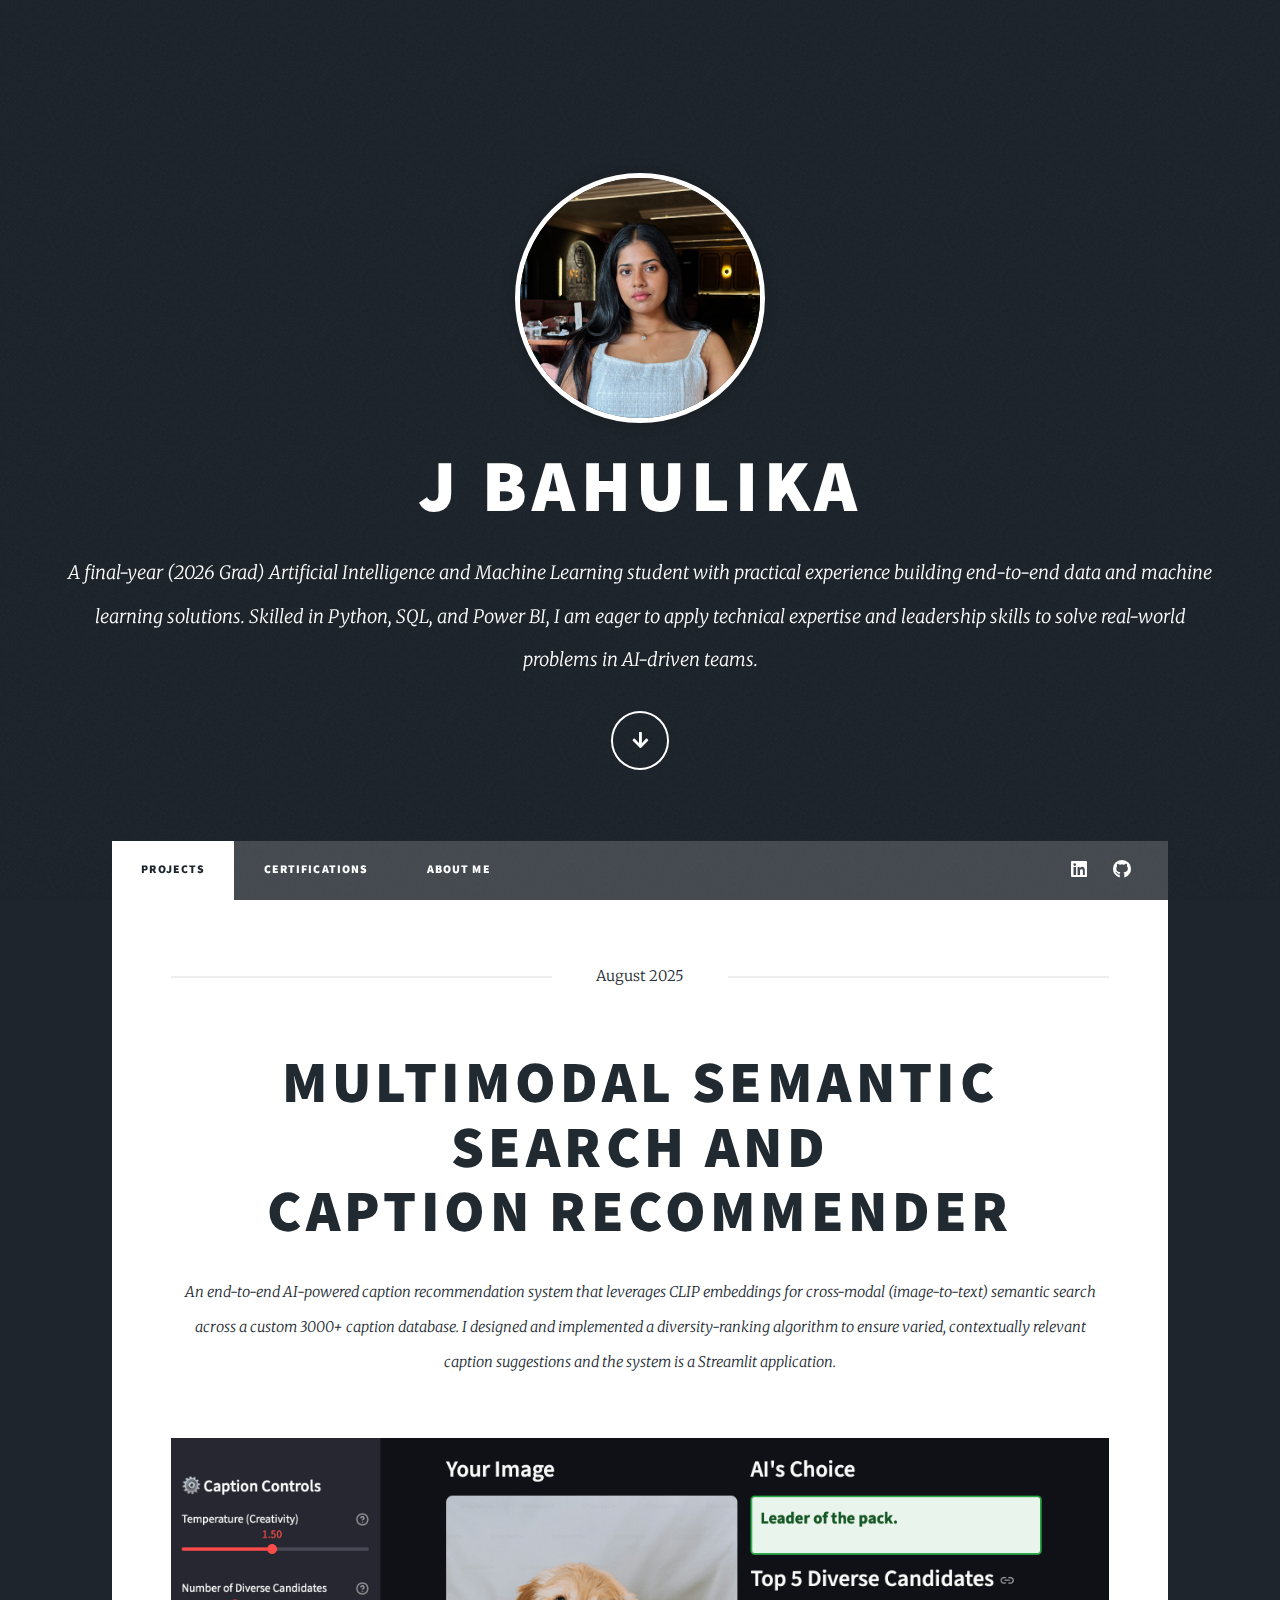
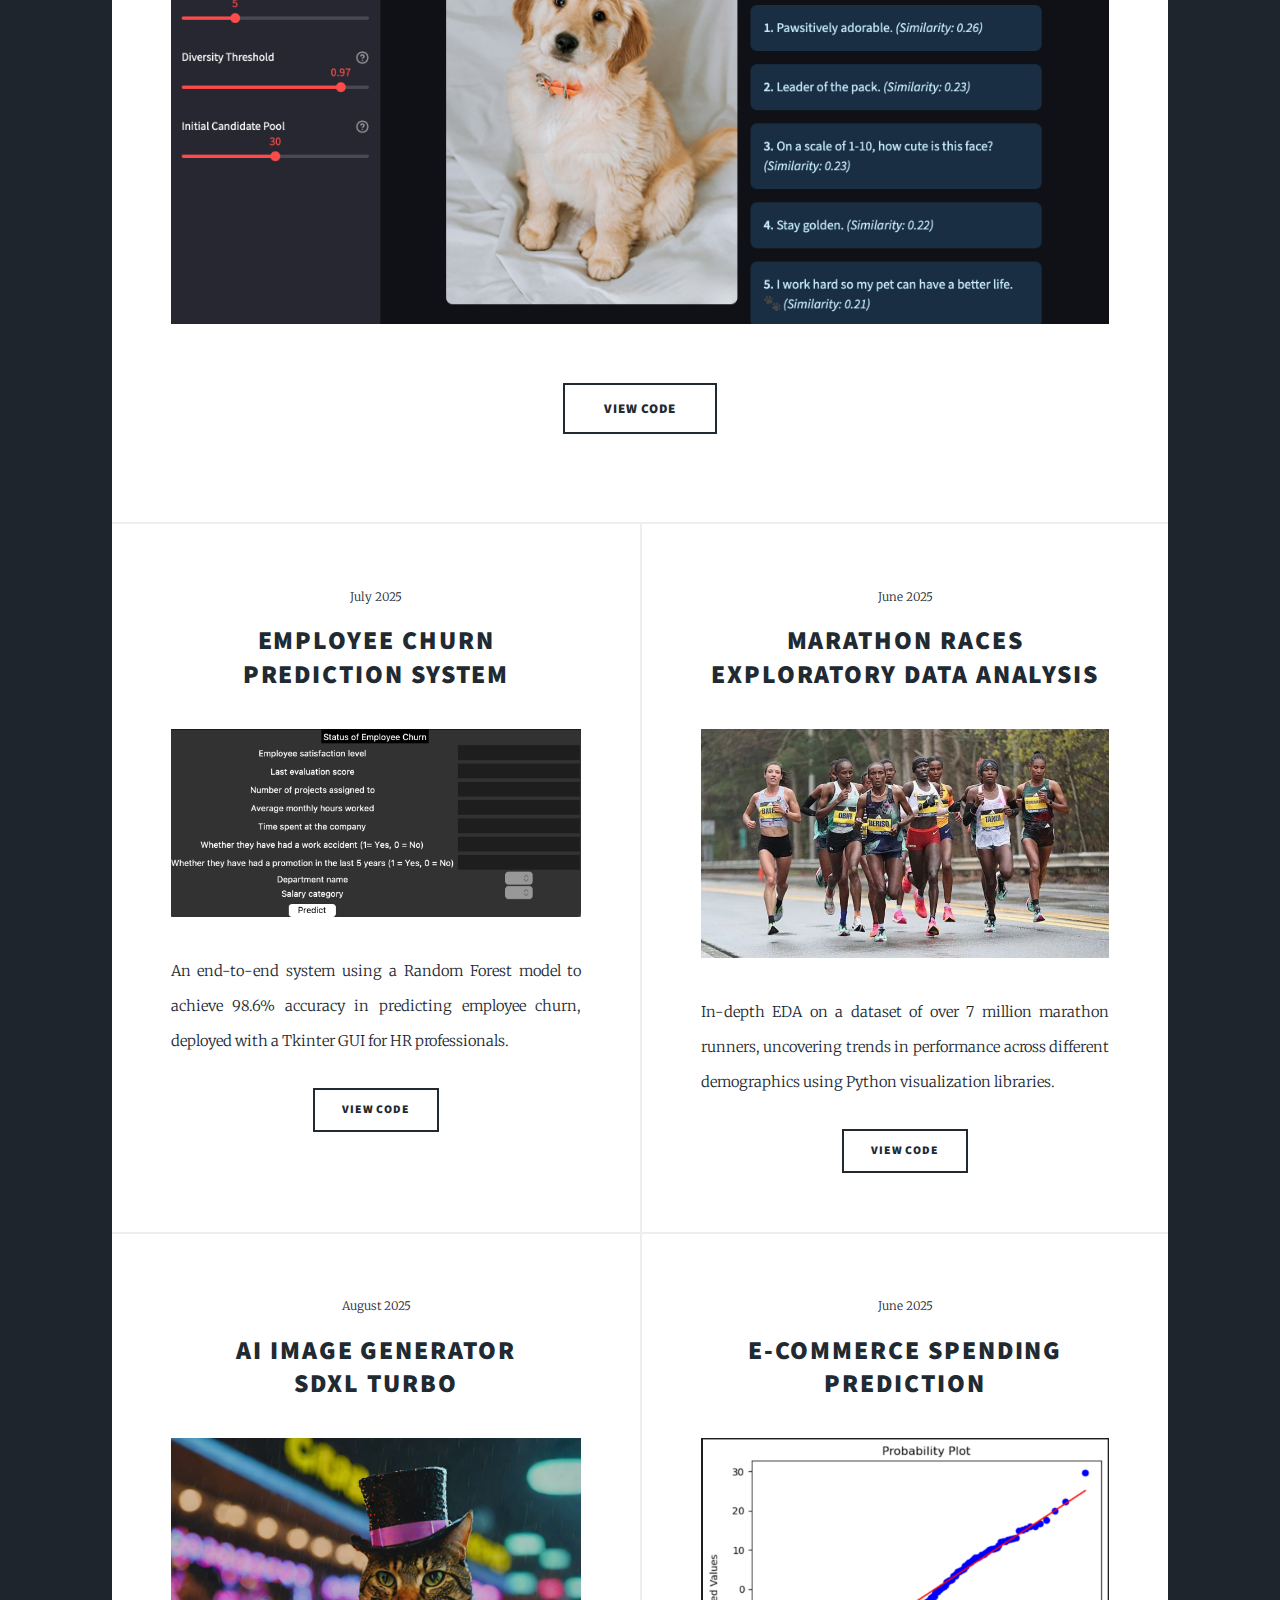
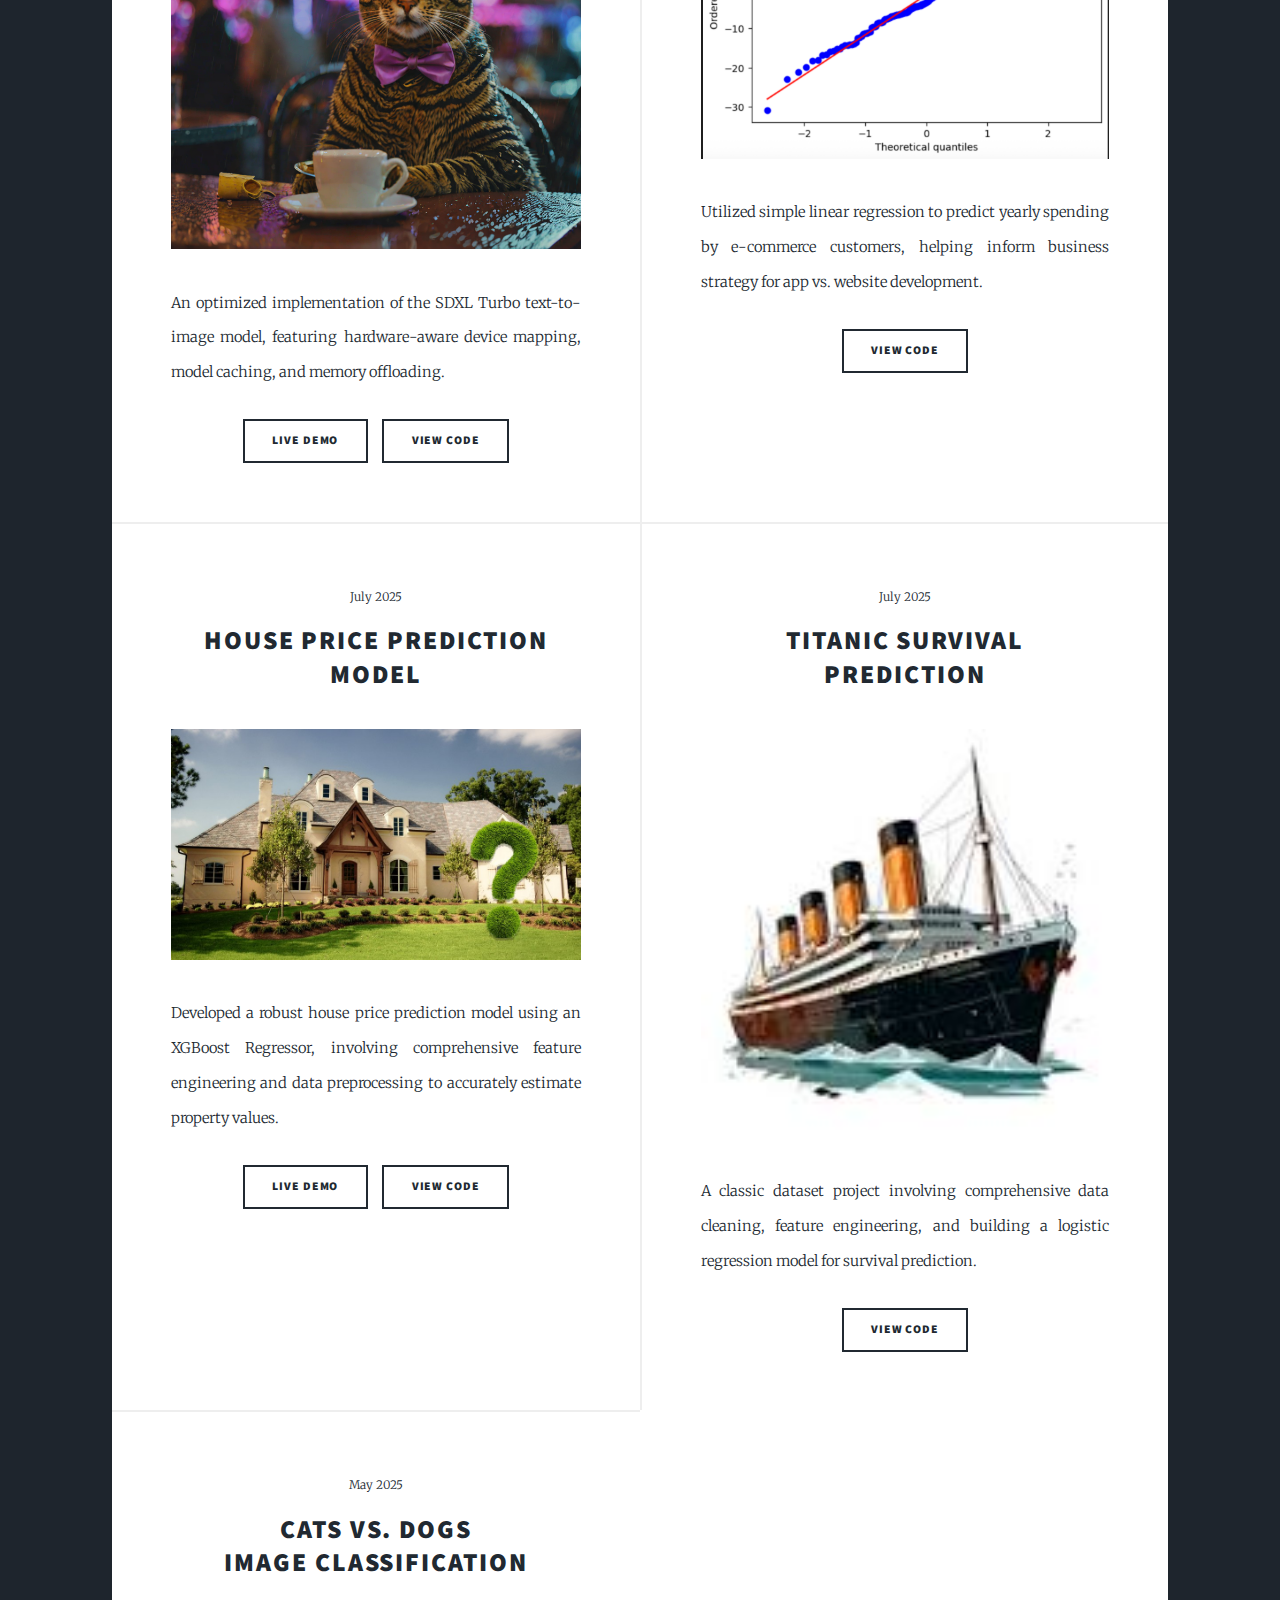
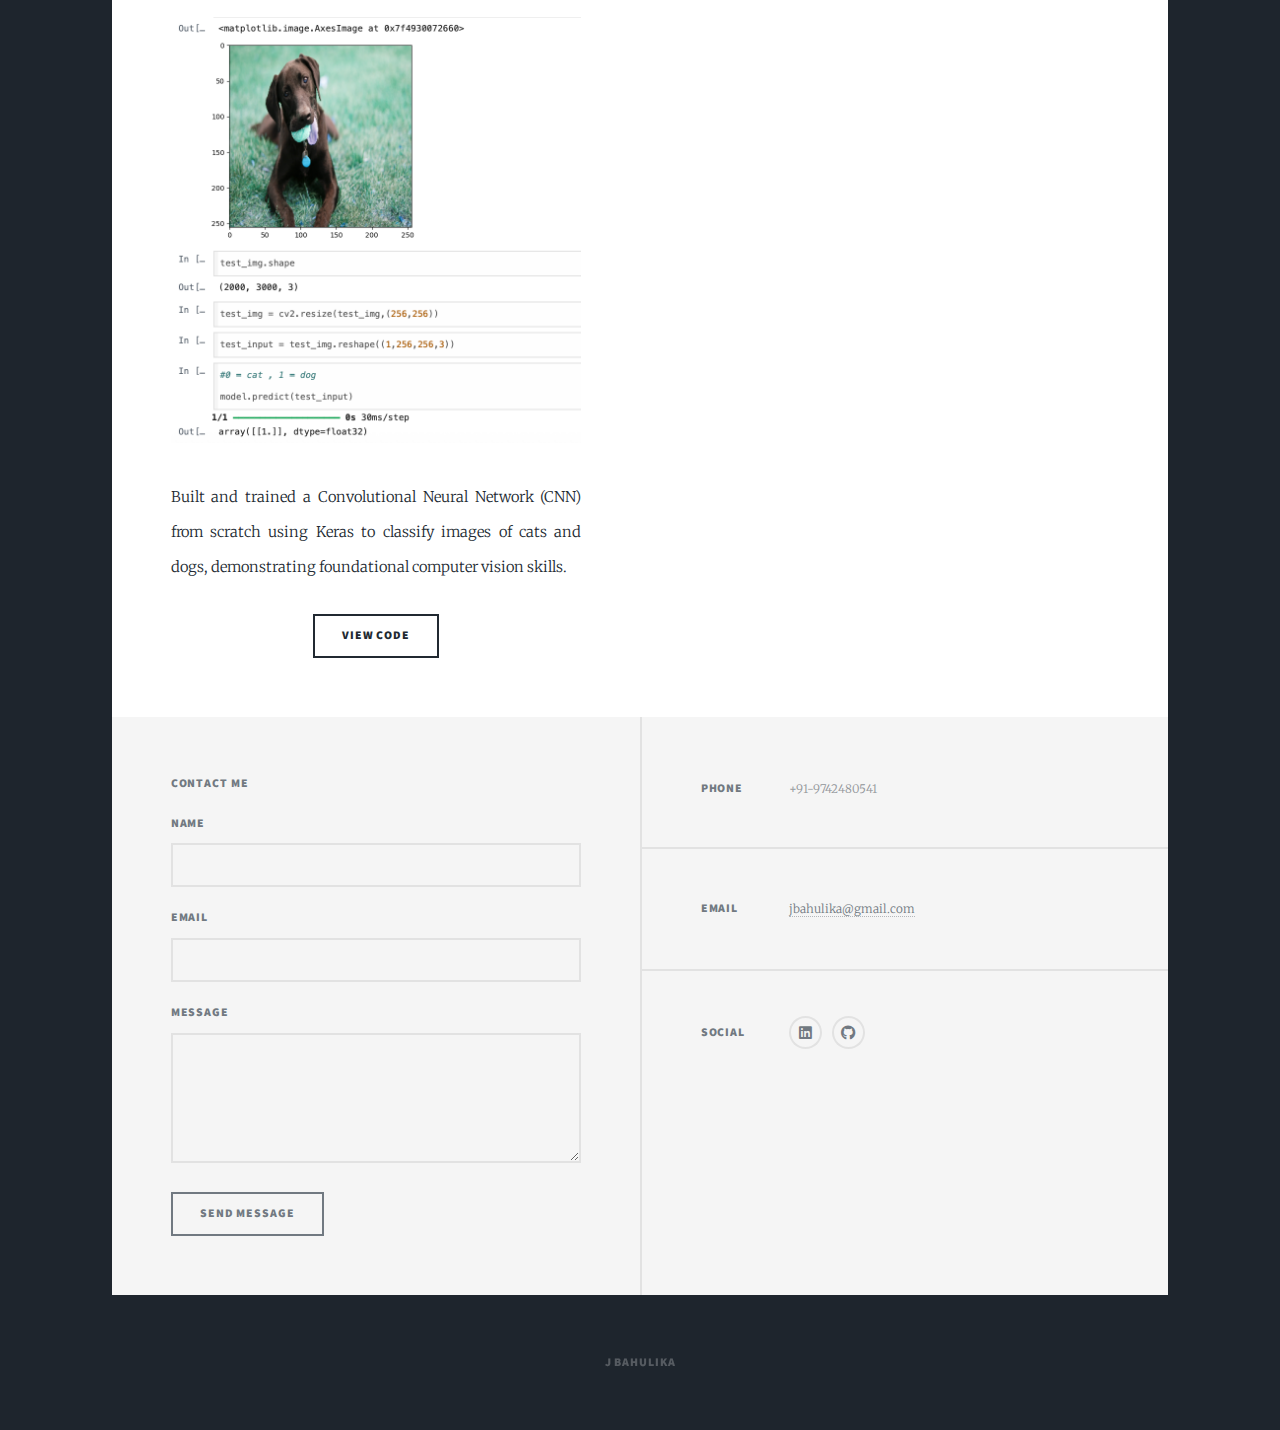
<file: index.html>
<!DOCTYPE HTML>
<html>
	<head>
		<title>J Bahulika | AI & ML Portfolio</title>
		<meta charset="utf-8" />
		<meta name="viewport" content="width=device-width, initial-scale=1, user-scalable=no" />
		<base href="https://JBahulika.github.io/">
		<link rel="stylesheet" href="assets/css/main.css" />
		<noscript><link rel="stylesheet" href="assets/css/noscript.css" /></noscript>
		<style>
			#intro .profile-pic {
				display: block;
				margin: 0 auto 2em auto;
				width: 250px;
				height: 250px;
				border-radius: 50%;
				object-fit: cover;
				border: 5px solid #fff;
				box-shadow: 0 0 15px rgba(0, 0, 0, 0.2);
			}
		</style>
	</head>
	<body class="is-preload">

		<!-- Wrapper -->
		<div id="wrapper" class="fade-in">

			<!-- Intro -->
			<div id="intro">
				<img src="images/IMG_9417.jpg" alt="J Bahulika Profile Picture" class="profile-pic" />
				<h1>J BAHULIKA</h1>
				<p>A final-year (2026 Grad) Artificial Intelligence and Machine Learning student with practical experience building end-to-end data and machine learning solutions. Skilled in Python, SQL, and Power BI, I am eager to apply technical expertise and leadership skills to solve real-world problems in AI-driven teams.</p>
				<ul class="actions">
					<li><a href="#header" class="button icon solid solo fa-arrow-down scrolly">Continue</a></li>
				</ul>
			</div>

			<!-- Header -->
			<header id="header">
				<a href="index.html" class="logo">J Bahulika</a>
			</header>

			<!-- Nav -->
			<nav id="nav">
				<ul class="links">
					<li class="active"><a href="index.html">Projects</a></li>
					<li><a href="certifications.html">Certifications</a></li>
					<li><a href="AboutMe.html">About Me</a></li>
				</ul>
				<ul class="icons">
					
                    <li><a href="https://www.linkedin.com/in/j-bahulika-8b8237207/" class="icon brands fa-linkedin"><span class="label">LinkedIn</span></a></li>
				    <li><a href="https://github.com/JBahulika" class="icon brands fa-github"><span class="label">GitHub</span></a></li>
				</ul>
			</nav>

			<!-- Main -->
			<div id="main">

				<!-- 1. Featured Project (Single Column) -->
				<article class="post featured">
					<header class="major">
						<span class="date">August 2025</span>
						<h2><a href="https://github.com/JBahulika/Multimodal-AI-Image-Captioning">Multimodal Semantic Search and<br />
						Caption Recommender</a></h2>
						<p>An end-to-end AI-powered caption recommendation system that leverages CLIP embeddings for cross-modal (image-to-text) semantic search across a custom 3000+ caption database. I designed and implemented a diversity-ranking algorithm to ensure varied, contextually relevant caption suggestions and the system is a Streamlit application.</p>
					</header>
					<a href="https://github.com/JBahulika/Multimodal-AI-Image-Captioning" class="image main"><img src="images/Screenshot 2025-08-29 at 10.52.39 PM.png" alt="" /></a>
					<ul class="actions special">
						
						<li><a href="https://github.com/JBahulika/Multimodal-AI-Image-Captioning" class="button large">View Code</a></li>
					</ul>
				</article>

				<!-- 2. Main Projects (2-Column Grid) -->
				<section class="posts">
					<article>
						<header>
							<span class="date">July 2025</span>
							<h2><a href="https://github.com/JBahulika/HR-Employee-Churn-Prediction">Employee Churn<br />
							Prediction System</a></h2>
						</header>
						<a href="https://github.com/JBahulika/HR-Employee-Churn-Prediction" class="image fit"><img src="images/Screenshot 2025-08-29 at 10.47.18 PM.png" alt="churnpic" /></a>
						<p>An end-to-end system using a Random Forest model to achieve 98.6% accuracy in predicting employee churn, deployed with a Tkinter GUI for HR professionals.</p>
						<ul class="actions special">
							<li><a href="https://github.com/JBahulika/HR-Employee-Churn-Prediction" class="button">View Code</a></li>
						</ul>
					</article>
					<article>
						<header>
							<span class="date">June 2025</span>
							<h2><a href="https://github.com/JBahulika/EDA-of-Ultramarathon-Races">Marathon Races<br />
							Exploratory Data Analysis</a></h2>
						</header>
						<a href="https://github.com/JBahulika/EDA-of-Ultramarathon-Races" class="image fit"><img src="images/run.webp" alt="Marathon Runners" /></a>
						<p>In-depth EDA on a dataset of over 7 million marathon runners, uncovering trends in performance across different demographics using Python visualization libraries.</p>
						<ul class="actions special">
							<li><a href="https://github.com/JBahulika/EDA-of-Ultramarathon-Races" class="button">View Code</a></li>
						</ul>
					</article>
					<article>
						<header>
							<span class="date">August 2025</span>
							<h2><a href="https://github.com/JBahulika/AI-Image-Generator-SDXL-Turbo">AI Image Generator<br />
							SDXL Turbo</a></h2>
						</header>
						<a href="https://github.com/JBahulika/AI-Image-Generator-SDXL-Turbo" class="image fit"><img src="images/generated_image.png" alt="ImgGeN" /></a>
						<p>An optimized implementation of the SDXL Turbo text-to-image model, featuring hardware-aware device mapping, model caching, and memory offloading.</p>
						<ul class="actions special">
							<li><a href="https://jbahulika-ai-image-generator-sdxl-turbo-app-jufxmf.streamlit.app" class="button">Live Demo</a></li>
							<li><a href="https://github.com/JBahulika/AI-Image-Generator-SDXL-Turbo" class="button">View Code</a></li>
						</ul>
					</article>
					<article>
						<header>
							<span class="date">June 2025</span>
							<h2><a href="https://github.com/JBahulika/E-commerce-Linear-Regression">E-commerce Spending<br />
							Prediction</a></h2>
						</header>
						<a href="https://github.com/JBahulika/E-commerce-Linear-Regression" class="image fit"><img src="images/sshp.png" alt="E-commerce Analytics" /></a>
						<p>Utilized simple linear regression to predict yearly spending by e-commerce customers, helping inform business strategy for app vs. website development.</p>
						<ul class="actions special">
							<li><a href="https://github.com/JBahulika/E-commerce-Linear-Regression" class="button">View Code</a></li>
						</ul>
					</article>
					<article>
						<header>
							<span class="date">July 2025</span>
							<h2><a href="https://github.com/JBahulika/House-Price-prediction-based-on-features">House Price prediction model</a></h2>
						</header>
						<a href="https://github.com/JBahulika/House-Price-prediction-based-on-features" class="image fit"><img src="images/7d78c3da924dfcf1977b78023284c969w-c0xd-w928_q80.jpg" alt="Houseprice" /></a>
						<p>Developed a robust house price prediction model using an XGBoost Regressor, involving comprehensive feature engineering and data preprocessing to accurately estimate property values.</p>
						<ul class="actions special">
							<li><a href="https://jbahulika-house-price-prediction-based-on-features-app-weilmo.streamlit.app" class="button">Live Demo</a></li>
							<li><a href="https://github.com/JBahulika/House-Price-prediction-based-on-features" class="button">View Code</a></li>
						</ul>
					</article>
                    <article>
						<header>
							<span class="date">July 2025</span>
							<h2><a href="https://github.com/JBahulika/titanic-survival-prediction">Titanic Survival<br />
                            Prediction</a></h2>
						</header>
						<a href="https://github.com/JBahulika/titanic-survival-prediction" class="image fit"><img src="images/shippp.jpg" alt="Titanic Ship" /></a>
						<p>A classic dataset project involving comprehensive data cleaning, feature engineering, and building a logistic regression model for survival prediction.</p>
						<ul class="actions special">
							<li><a href="https://github.com/JBahulika/titanic-survival-prediction" class="button">View Code</a></li>
						</ul>
					</article>
					<article>
						<header>
							<span class="date">May 2025</span>
							<h2><a href="https://github.com/JBahulika/CV-Cats-vs-Dogs-Prediction-Keras">Cats vs. Dogs<br />
							Image Classification</a></h2>
						</header>
						<a href="https://github.com/JBahulika/CV-Cats-vs-Dogs-Prediction-Keras" class="image fit"><img src="images/Screenshot 2025-08-31 at 12.30.45 AM.png" alt="Cats and Dogs" /></a>
						<p>Built and trained a Convolutional Neural Network (CNN) from scratch using Keras to classify images of cats and dogs, demonstrating foundational computer vision skills.</p>
						<ul class="actions special">
							<li><a href="https://github.com/JBahulika/CV-Cats-vs-Dogs-Prediction-Keras" class="button">View Code</a></li>
						</ul>
					</article>
					
				</section>

			</div>

			<!-- Footer -->
			<footer id="footer">
				<section>
					<h3>Contact Me</h3>
					<form method="post" action="https://formspree.io/f/xnnbdqyk">
						<div class="fields">
							<div class="field">
								<label for="name">Name</label>
								<input type="text" name="name" id="name" required />
							</div>
							<div class="field">
								<label for="email">Email</label>
								<input type="email" name="email" id="email" required />
							</div>
							<div class="field">
								<label for="message">Message</label>
								<textarea name="message" id="message" rows="3" required></textarea>
							</div>
						</div>
						<ul class="actions">
							<li><input type="submit" value="Send Message" /></li>
						</ul>
					</form>
				</section>
				<section class="split contact">
					<section>
						<h3>Phone</h3>
						<p>+91-9742480541</p>
					</section>
					<section>
						<h3>Email</h3>
						<p><a href="mailto:jbahulika@gmail.com">jbahulika@gmail.com</a></p>
					</section>
					<section>
						<h3>Social</h3>
						<ul class="icons alt">
							<li><a href="https://www.linkedin.com/in/j-bahulika-8b8237207/" class="icon brands alt fa-linkedin"><span class="label">LinkedIn</span></a></li>
						    <li><a href="https://github.com/JBahulika" class="icon brands fa-github"><span class="label">GitHub</span></a></li>
						</ul>
					</section>
				</section>
			</footer>

			<!-- Copyright -->
			<div id="copyright">
				<ul><li>J Bahulika</li></ul>
			</div>

		</div>

		<!-- Scripts -->
		<script src="assets/js/jquery.min.js"></script>
		<script src="assets/js/jquery.scrollex.min.js"></script>
		<script src="assets/js/jquery.scrolly.min.js"></script>
		<script src="assets/js/browser.min.js"></script>
		<script src="assets/js/breakpoints.min.js"></script>
		<script src="assets/js/util.js"></script>
		<script src="assets/js/main.js"></script>

	</body>
</html>
</file>
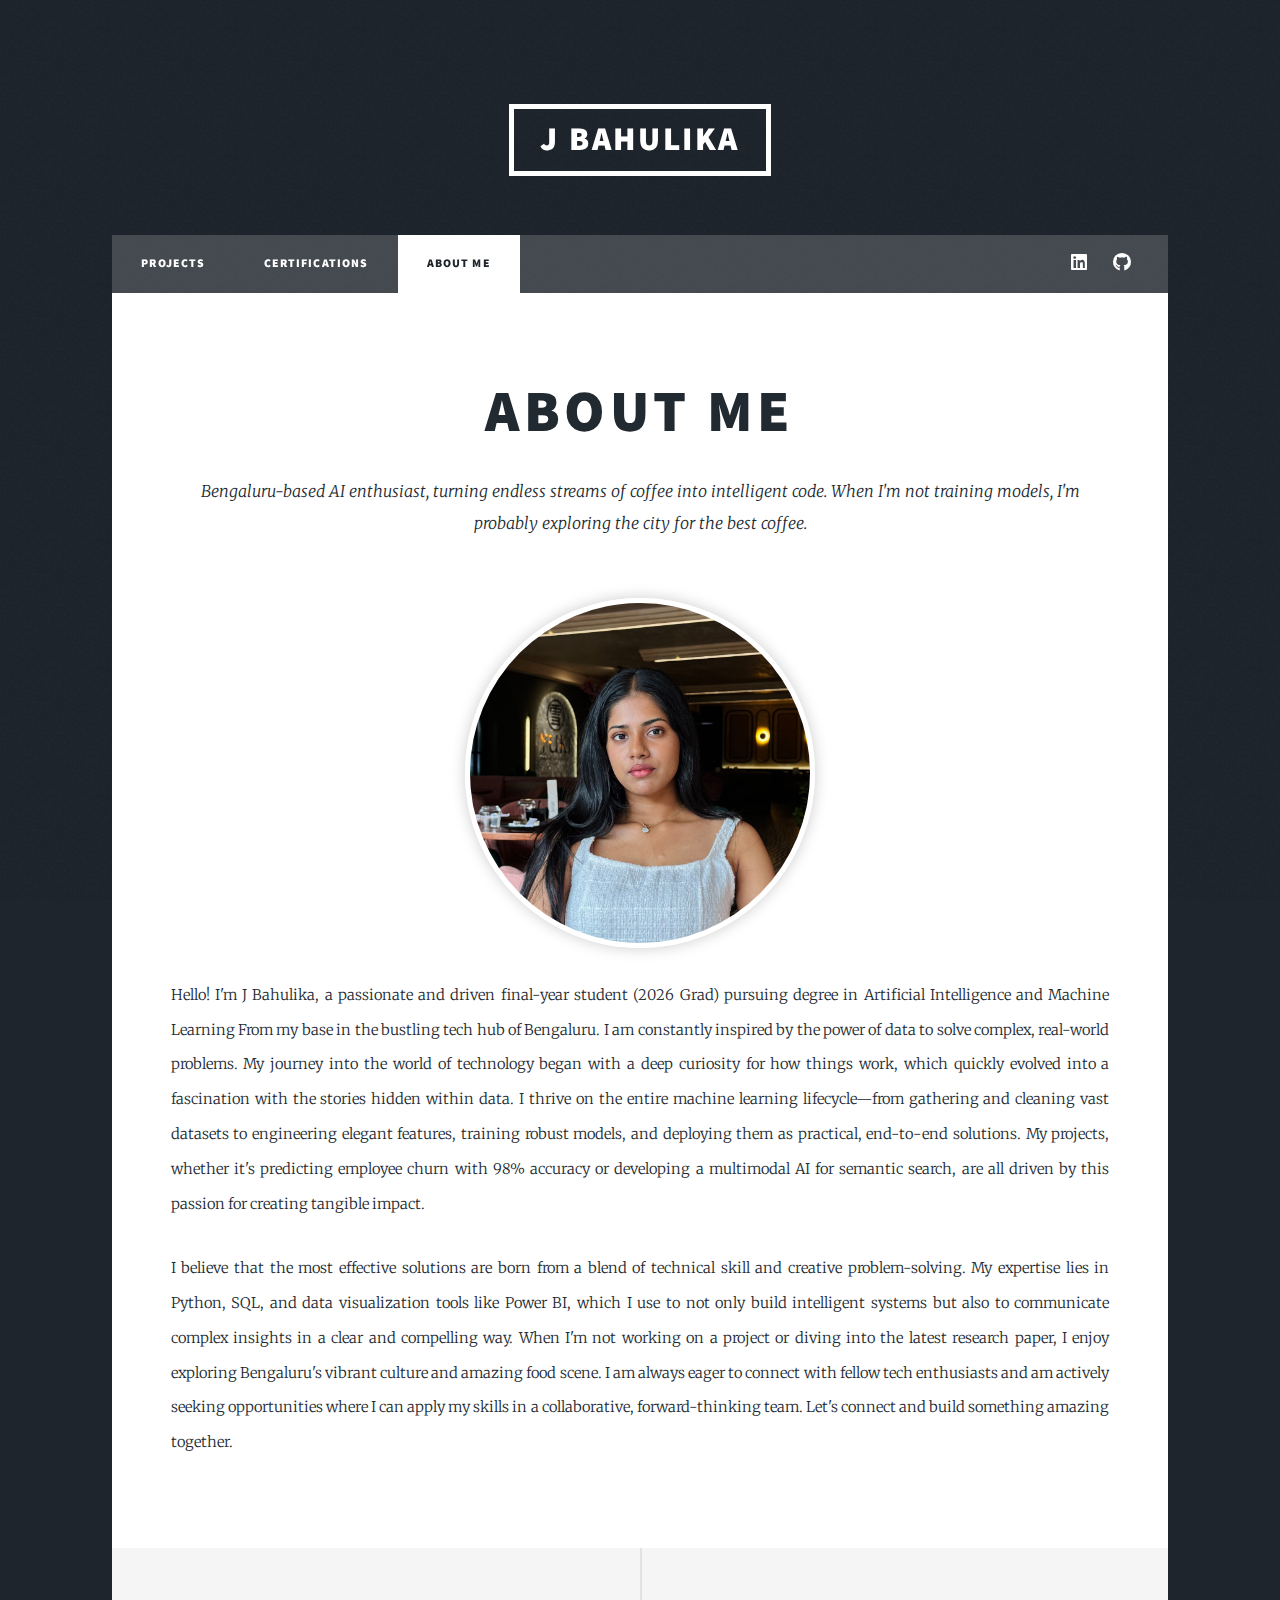
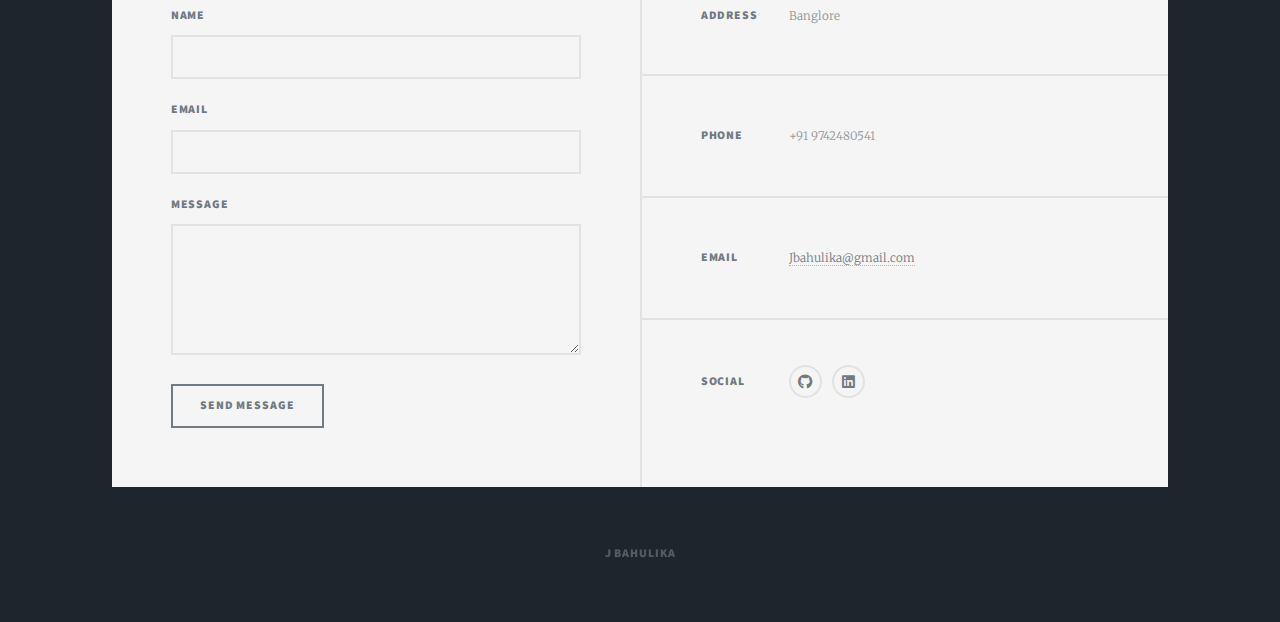
<file: AboutMe.html>
<!DOCTYPE HTML>
<html>
	<head>
		<title>About me </title>
		<meta charset="utf-8" />
		<meta name="viewport" content="width=device-width, initial-scale=1, user-scalable=no" />
		<base href="https://JBahulika.github.io/">
		<link rel="stylesheet" href="assets/css/main.css" />
		<noscript><link rel="stylesheet" href="assets/css/noscript.css" /></noscript>
		<style>
			.profile-pic {
				display: block;
				margin: 0 auto 2em auto;
				width: 350px;
				height: 350px;
				border-radius: 50%;
				object-fit: cover;
				border: 5px solid #fff;
				box-shadow: 0 0 15px rgba(0, 0, 0, 0.2);
			}
		</style>
	</head>
	<body class="is-preload">

		<!-- Wrapper -->
			<div id="wrapper">

				<!-- Header -->
					<header id="header">
						<a href="index.html" class="logo">J Bahulika</a>
					</header>

				<!-- Nav -->
					<nav id="nav">
						<ul class="links">
							<li><a href="index.html">Projects</a></li>
							<li><a href="certifications.html">Certifications</a></li>
							<li class="active"><a href="AboutMe.html">About me </a></li>
							

						</ul>
						<ul class="icons">
							<li><a href="https://www.linkedin.com/in/j-bahulika-8b8237207/" class="icon brands fa-linkedin"><span class="label">linkedin</span></a></li>
							<li><a href="https://github.com/JBahulika" class="icon brands fa-github"><span class="label">GitHub</span></a></li>
						</ul>
					</nav>

				<!-- Main -->
					<div id="main">

						<!-- Post -->
							<section class="post">
								<header class="major">
									
									<h1>About Me<br />
									</h1>
									<p>Bengaluru-based AI enthusiast, turning endless streams of coffee into intelligent code. When I'm not training models, I'm probably exploring the city for the best coffee.</p>
								</header>
								<img src="images/IMG_9417.jpg" alt="J Bahulika Profile Picture" class="profile-pic" />
								<p>Hello! I'm J Bahulika, a passionate and driven final-year student (2026 Grad) pursuing degree in Artificial Intelligence and Machine Learning From my base in the bustling tech hub of Bengaluru. I am constantly inspired by the power of data to solve complex, real-world problems.

									My journey into the world of technology began with a deep curiosity for how things work, which quickly evolved into a fascination with the stories hidden within data. I thrive on the entire machine learning lifecycle—from gathering and cleaning vast datasets to engineering elegant features, training robust models, and deploying them as practical, end-to-end solutions. My projects, whether it's predicting employee churn with 98% accuracy or developing a multimodal AI for semantic search, are all driven by this passion for creating tangible impact.</p>
								<p>I believe that the most effective solutions are born from a blend of technical skill and creative problem-solving. My expertise lies in Python, SQL, and data visualization tools like Power BI, which I use to not only build intelligent systems but also to communicate complex insights in a clear and compelling way.

									When I'm not working on a project or diving into the latest research paper, I enjoy exploring Bengaluru's vibrant culture and amazing food scene. I am always eager to connect with fellow tech enthusiasts and am actively seeking opportunities where I can apply my skills in a collaborative, forward-thinking team.
									
									Let's connect and build something amazing together.</p>
							</section>

					</div>

				<!-- Footer -->
					<footer id="footer">
						<section>
							<form method="post" action="#">
								<div class="fields">
									<div class="field">
										<label for="name">Name</label>
										<input type="text" name="name" id="name" />
									</div>
									<div class="field">
										<label for="email">Email</label>
										<input type="text" name="email" id="email" />
									</div>
									<div class="field">
										<label for="message">Message</label>
										<textarea name="message" id="message" rows="3"></textarea>
									</div>
								</div>
								<ul class="actions">
									<li><input type="submit" value="Send Message" /></li>
								</ul>
							</form>
						</section>
						<section class="split contact">
							<section class="alt">
								<h3>Address</h3>
								<p>Banglore<br />
								</p>
							</section>
							<section>
								<h3>Phone</h3>
								<p>+91 9742480541</p>
							</section>
							<section>
								<h3>Email</h3>
								<p><a href="mailto:jbahulika@gmail.com">Jbahulika@gmail.com</a></p>
							</section>
							<section>
								<h3>Social</h3>
								<ul class="icons alt">
									<li><a href="https://github.com/JBahulika" class="icon brands fa-github"><span class="label">GitHub</span></a></li>
                                    <li><a href="https://www.linkedin.com/in/j-bahulika-8b8237207/" class="icon brands fa-linkedin"><span class="label">LinkedIn</span></a></li>
								</ul>
							</section>
						</section>
					</footer>
					<!-- Copyright -->
			<div id="copyright">
				<ul><li> J Bahulika</li></ul>
			</div>

				
			</div>

		<!-- Scripts -->
			<script src="assets/js/jquery.min.js"></script>
			<script src="assets/js/jquery.scrollex.min.js"></script>
			<script src="assets/js/jquery.scrolly.min.js"></script>
			<script src="assets/js/browser.min.js"></script>
			<script src="assets/js/breakpoints.min.js"></script>
			<script src="assets/js/util.js"></script>
			<script src="assets/js/main.js"></script>

	</body>
</html>
</file>
<file: assets/css/main.css>
@import url(fontawesome-all.min.css);
@import url("https://fonts.googleapis.com/css?family=Merriweather:300,700,300italic,700italic|Source+Sans+Pro:900");

/*
	Massively by HTML5 UP
	html5up.net | @ajlkn
	Free for personal and commercial use under the CCA 3.0 license (html5up.net/license)
*/

html, body, div, span, applet, object,
iframe, h1, h2, h3, h4, h5, h6, p, blockquote,
pre, a, abbr, acronym, address, big, cite,
code, del, dfn, em, img, ins, kbd, q, s, samp,
small, strike, strong, sub, sup, tt, var, b,
u, i, center, dl, dt, dd, ol, ul, li, fieldset,
form, label, legend, table, caption, tbody,
tfoot, thead, tr, th, td, article, aside,
canvas, details, embed, figure, figcaption,
footer, header, hgroup, menu, nav, output, ruby,
section, summary, time, mark, audio, video {
	margin: 0;
	padding: 0;
	border: 0;
	font-size: 100%;
	font: inherit;
	vertical-align: baseline;}

article, aside, details, figcaption, figure,
footer, header, hgroup, menu, nav, section {
	display: block;}

body {
	line-height: 1;
}

ol, ul {
	list-style: none;
}

blockquote, q {
	quotes: none;
}

	blockquote:before, blockquote:after, q:before, q:after {
		content: '';
		content: none;
	}

table {
	border-collapse: collapse;
	border-spacing: 0;
}

body {
	-webkit-text-size-adjust: none;
}

mark {
	background-color: transparent;
	color: inherit;
}

input::-moz-focus-inner {
	border: 0;
	padding: 0;
}

input, select, textarea {
	-moz-appearance: none;
	-webkit-appearance: none;
	-ms-appearance: none;
	appearance: none;
}

/* Basic */

	@-ms-viewport {
		width: device-width;
	}

	body {
		-ms-overflow-style: scrollbar;
	}

	@media screen and (max-width: 480px) {

		html, body {
			min-width: 320px;
		}

	}

	html {
		box-sizing: border-box;
	}

	*, *:before, *:after {
		box-sizing: inherit;
	}

	body {
		background-color: #1e252d;
	}

		body.is-preload *, body.is-preload *:before, body.is-preload *:after {
			-moz-animation: none !important;
			-webkit-animation: none !important;
			-ms-animation: none !important;
			animation: none !important;
			-moz-transition: none !important;
			-webkit-transition: none !important;
			-ms-transition: none !important;
			transition: none !important;
		}

/* Type */

	html {
		font-size: 16pt;
	}

		@media screen and (max-width: 1680px) {

			html {
				font-size: 12pt;
			}

		}

		@media screen and (max-width: 1280px) {

			html {
				font-size: 11pt;
			}

		}

		@media screen and (max-width: 360px) {

			html {
				font-size: 10pt;
			}

		}

	body {
		color: #212931;
	}

	body, input, select, textarea {
		font-family: "Merriweather", Georgia, serif;
		font-weight: 300;
		font-size: 1rem;
		line-height: 2.375;
	}

	a {
		-moz-transition: color 0.2s ease-in-out, background-color 0.2s ease-in-out, border-color 0.2s ease-in-out, box-shadow 0.2s ease-in-out;
		-webkit-transition: color 0.2s ease-in-out, background-color 0.2s ease-in-out, border-color 0.2s ease-in-out, box-shadow 0.2s ease-in-out;
		-ms-transition: color 0.2s ease-in-out, background-color 0.2s ease-in-out, border-color 0.2s ease-in-out, box-shadow 0.2s ease-in-out;
		transition: color 0.2s ease-in-out, background-color 0.2s ease-in-out, border-color 0.2s ease-in-out, box-shadow 0.2s ease-in-out;
		border-bottom: dotted 1px;
		text-decoration: none;
	}

		a:hover {
			border-bottom-color: transparent;
		}

	strong, b {
		font-weight: 600;
	}

	em, i {
		font-style: italic;
	}

	p {
		text-align: justify;
		margin: 0 0 2rem 0;
	}

	h1, h2, h3, h4, h5, h6 {
		font-family: "Source Sans Pro", Helvetica, sans-serif;
		font-weight: 900;
		line-height: 1.5;
		letter-spacing: 0.075em;
		text-transform: uppercase;
		margin: 0 0 1rem 0;
	}

		h1 a, h2 a, h3 a, h4 a, h5 a, h6 a {
			border-bottom: 0;
			color: inherit;
			text-decoration: none;
		}

	h1 {
		font-size: 4rem;
		line-height: 1.1;
		margin: 0 0 2rem 0;
	}

	h2 {
		font-size: 1.75rem;
		line-height: 1.3;
		margin: 0 0 1.5rem 0;
	}

	h3 {
		font-size: 1.25rem;
		margin: 0 0 1.5rem 0;
	}

	h4 {
		font-size: 1rem;
	}

	h5 {
		font-size: 0.9rem;
	}

	h6 {
		font-size: 0.8rem;
	}

	sub {
		font-size: 0.8rem;
		position: relative;
		top: 0.5rem;
	}

	sup {
		font-size: 0.8rem;
		position: relative;
		top: -0.5rem;
	}

	blockquote {
		border-left: solid 4px;
		font-style: italic;
		margin: 0 0 2rem 0;
		padding: 0.5rem 0 0.5rem 2rem;
	}

	code {
		border: solid 2px;
		font-family: "Courier New", monospace;
		font-size: 0.9rem;
		margin: 0 0.25rem;
		padding: 0.25rem 0.65rem;
	}

	pre {
		-webkit-overflow-scrolling: touch;
		font-family: "Courier New", monospace;
		font-size: 0.9rem;
		margin: 0 0 2rem 0;
	}

		pre code {
			display: block;
			line-height: 1.75;
			padding: 1rem 1.5rem;
			overflow-x: auto;
		}

	hr {
		border: 0;
		border-bottom: solid 2px;
		margin: 3rem 0;
	}

		hr.major {
			margin: 5rem 0;
		}

	.align-left {
		text-align: left;
	}

	.align-center {
		text-align: center;
	}

	.align-right {
		text-align: right;
	}

	input, select, textarea {
		color: #212931;
	}

	a {
		color: #212931;
		border-bottom-color: rgba(33, 41, 49, 0.5);
	}

		a:hover {
			border-bottom-color: transparent;
			color: #18bfef !important;
		}

	strong, b {
		color: #212931;
	}

	h1, h2, h3, h4, h5, h6 {
		color: #212931;
	}

	blockquote {
		border-left-color: #eeeeee;
	}

	code {
		background: rgba(220, 220, 220, 0.25);
		border-color: #eeeeee;
	}

	hr {
		border-bottom-color: #eeeeee;
	}

/* Row */

	.row {
		display: flex;
		flex-wrap: wrap;
		box-sizing: border-box;
		align-items: stretch;
	}

		.row > * {
			box-sizing: border-box;
		}

		.row.gtr-uniform > * > :last-child {
			margin-bottom: 0;
		}

		.row.aln-left {
			justify-content: flex-start;
		}

		.row.aln-center {
			justify-content: center;
		}

		.row.aln-right {
			justify-content: flex-end;
		}

		.row.aln-top {
			align-items: flex-start;
		}

		.row.aln-middle {
			align-items: center;
		}

		.row.aln-bottom {
			align-items: flex-end;
		}

		.row > .imp {
			order: -1;
		}

		.row > .col-1 {
			width: 8.33333%;
		}

		.row > .off-1 {
			margin-left: 8.33333%;
		}

		.row > .col-2 {
			width: 16.66667%;
		}

		.row > .off-2 {
			margin-left: 16.66667%;
		}

		.row > .col-3 {
			width: 25%;
		}

		.row > .off-3 {
			margin-left: 25%;
		}

		.row > .col-4 {
			width: 33.33333%;
		}

		.row > .off-4 {
			margin-left: 33.33333%;
		}

		.row > .col-5 {
			width: 41.66667%;
		}

		.row > .off-5 {
			margin-left: 41.66667%;
		}

		.row > .col-6 {
			width: 50%;
		}

		.row > .off-6 {
			margin-left: 50%;
		}

		.row > .col-7 {
			width: 58.33333%;
		}

		.row > .off-7 {
			margin-left: 58.33333%;
		}

		.row > .col-8 {
			width: 66.66667%;
		}

		.row > .off-8 {
			margin-left: 66.66667%;
		}

		.row > .col-9 {
			width: 75%;
		}

		.row > .off-9 {
			margin-left: 75%;
		}

		.row > .col-10 {
			width: 83.33333%;
		}

		.row > .off-10 {
			margin-left: 83.33333%;
		}

		.row > .col-11 {
			width: 91.66667%;
		}

		.row > .off-11 {
			margin-left: 91.66667%;
		}

		.row > .col-12 {
			width: 100%;
		}

		.row > .off-12 {
			margin-left: 100%;
		}

		.row.gtr-0 {
			margin-top: 0;
			margin-left: 0rem;
		}

			.row.gtr-0 > * {
				padding: 0 0 0 0rem;
			}

			.row.gtr-0.gtr-uniform {
				margin-top: 0rem;
			}

				.row.gtr-0.gtr-uniform > * {
					padding-top: 0rem;
				}

		.row.gtr-25 {
			margin-top: 0;
			margin-left: -0.375rem;
		}

			.row.gtr-25 > * {
				padding: 0 0 0 0.375rem;
			}

			.row.gtr-25.gtr-uniform {
				margin-top: -0.375rem;
			}

				.row.gtr-25.gtr-uniform > * {
					padding-top: 0.375rem;
				}

		.row.gtr-50 {
			margin-top: 0;
			margin-left: -0.75rem;
		}

			.row.gtr-50 > * {
				padding: 0 0 0 0.75rem;
			}

			.row.gtr-50.gtr-uniform {
				margin-top: -0.75rem;
			}

				.row.gtr-50.gtr-uniform > * {
					padding-top: 0.75rem;
				}

		.row {
			margin-top: 0;
			margin-left: -1.5rem;
		}

			.row > * {
				padding: 0 0 0 1.5rem;
			}

			.row.gtr-uniform {
				margin-top: -1.5rem;
			}

				.row.gtr-uniform > * {
					padding-top: 1.5rem;
				}

		.row.gtr-150 {
			margin-top: 0;
			margin-left: -2.25rem;
		}

			.row.gtr-150 > * {
				padding: 0 0 0 2.25rem;
			}

			.row.gtr-150.gtr-uniform {
				margin-top: -2.25rem;
			}

				.row.gtr-150.gtr-uniform > * {
					padding-top: 2.25rem;
				}

		.row.gtr-200 {
			margin-top: 0;
			margin-left: -3rem;
		}

			.row.gtr-200 > * {
				padding: 0 0 0 3rem;
			}

			.row.gtr-200.gtr-uniform {
				margin-top: -3rem;
			}

				.row.gtr-200.gtr-uniform > * {
					padding-top: 3rem;
				}

		@media screen and (max-width: 1680px) {

			.row {
				display: flex;
				flex-wrap: wrap;
				box-sizing: border-box;
				align-items: stretch;
			}

				.row > * {
					box-sizing: border-box;
				}

				.row.gtr-uniform > * > :last-child {
					margin-bottom: 0;
				}

				.row.aln-left {
					justify-content: flex-start;
				}

				.row.aln-center {
					justify-content: center;
				}

				.row.aln-right {
					justify-content: flex-end;
				}

				.row.aln-top {
					align-items: flex-start;
				}

				.row.aln-middle {
					align-items: center;
				}

				.row.aln-bottom {
					align-items: flex-end;
				}

				.row > .imp-xlarge {
					order: -1;
				}

				.row > .col-1-xlarge {
					width: 8.33333%;
				}

				.row > .off-1-xlarge {
					margin-left: 8.33333%;
				}

				.row > .col-2-xlarge {
					width: 16.66667%;
				}

				.row > .off-2-xlarge {
					margin-left: 16.66667%;
				}

				.row > .col-3-xlarge {
					width: 25%;
				}

				.row > .off-3-xlarge {
					margin-left: 25%;
				}

				.row > .col-4-xlarge {
					width: 33.33333%;
				}

				.row > .off-4-xlarge {
					margin-left: 33.33333%;
				}

				.row > .col-5-xlarge {
					width: 41.66667%;
				}

				.row > .off-5-xlarge {
					margin-left: 41.66667%;
				}

				.row > .col-6-xlarge {
					width: 50%;
				}

				.row > .off-6-xlarge {
					margin-left: 50%;
				}

				.row > .col-7-xlarge {
					width: 58.33333%;
				}

				.row > .off-7-xlarge {
					margin-left: 58.33333%;
				}

				.row > .col-8-xlarge {
					width: 66.66667%;
				}

				.row > .off-8-xlarge {
					margin-left: 66.66667%;
				}

				.row > .col-9-xlarge {
					width: 75%;
				}

				.row > .off-9-xlarge {
					margin-left: 75%;
				}

				.row > .col-10-xlarge {
					width: 83.33333%;
				}

				.row > .off-10-xlarge {
					margin-left: 83.33333%;
				}

				.row > .col-11-xlarge {
					width: 91.66667%;
				}

				.row > .off-11-xlarge {
					margin-left: 91.66667%;
				}

				.row > .col-12-xlarge {
					width: 100%;
				}

				.row > .off-12-xlarge {
					margin-left: 100%;
				}

				.row.gtr-0 {
					margin-top: 0;
					margin-left: 0rem;
				}

					.row.gtr-0 > * {
						padding: 0 0 0 0rem;
					}

					.row.gtr-0.gtr-uniform {
						margin-top: 0rem;
					}

						.row.gtr-0.gtr-uniform > * {
							padding-top: 0rem;
						}

				.row.gtr-25 {
					margin-top: 0;
					margin-left: -0.375rem;
				}

					.row.gtr-25 > * {
						padding: 0 0 0 0.375rem;
					}

					.row.gtr-25.gtr-uniform {
						margin-top: -0.375rem;
					}

						.row.gtr-25.gtr-uniform > * {
							padding-top: 0.375rem;
						}

				.row.gtr-50 {
					margin-top: 0;
					margin-left: -0.75rem;
				}

					.row.gtr-50 > * {
						padding: 0 0 0 0.75rem;
					}

					.row.gtr-50.gtr-uniform {
						margin-top: -0.75rem;
					}

						.row.gtr-50.gtr-uniform > * {
							padding-top: 0.75rem;
						}

				.row {
					margin-top: 0;
					margin-left: -1.5rem;
				}

					.row > * {
						padding: 0 0 0 1.5rem;
					}

					.row.gtr-uniform {
						margin-top: -1.5rem;
					}

						.row.gtr-uniform > * {
							padding-top: 1.5rem;
						}

				.row.gtr-150 {
					margin-top: 0;
					margin-left: -2.25rem;
				}

					.row.gtr-150 > * {
						padding: 0 0 0 2.25rem;
					}

					.row.gtr-150.gtr-uniform {
						margin-top: -2.25rem;
					}

						.row.gtr-150.gtr-uniform > * {
							padding-top: 2.25rem;
						}

				.row.gtr-200 {
					margin-top: 0;
					margin-left: -3rem;
				}

					.row.gtr-200 > * {
						padding: 0 0 0 3rem;
					}

					.row.gtr-200.gtr-uniform {
						margin-top: -3rem;
					}

						.row.gtr-200.gtr-uniform > * {
							padding-top: 3rem;
						}

		}

		@media screen and (max-width: 1280px) {

			.row {
				display: flex;
				flex-wrap: wrap;
				box-sizing: border-box;
				align-items: stretch;
			}

				.row > * {
					box-sizing: border-box;
				}

				.row.gtr-uniform > * > :last-child {
					margin-bottom: 0;
				}

				.row.aln-left {
					justify-content: flex-start;
				}

				.row.aln-center {
					justify-content: center;
				}

				.row.aln-right {
					justify-content: flex-end;
				}

				.row.aln-top {
					align-items: flex-start;
				}

				.row.aln-middle {
					align-items: center;
				}

				.row.aln-bottom {
					align-items: flex-end;
				}

				.row > .imp-large {
					order: -1;
				}

				.row > .col-1-large {
					width: 8.33333%;
				}

				.row > .off-1-large {
					margin-left: 8.33333%;
				}

				.row > .col-2-large {
					width: 16.66667%;
				}

				.row > .off-2-large {
					margin-left: 16.66667%;
				}

				.row > .col-3-large {
					width: 25%;
				}

				.row > .off-3-large {
					margin-left: 25%;
				}

				.row > .col-4-large {
					width: 33.33333%;
				}

				.row > .off-4-large {
					margin-left: 33.33333%;
				}

				.row > .col-5-large {
					width: 41.66667%;
				}

				.row > .off-5-large {
					margin-left: 41.66667%;
				}

				.row > .col-6-large {
					width: 50%;
				}

				.row > .off-6-large {
					margin-left: 50%;
				}

				.row > .col-7-large {
					width: 58.33333%;
				}

				.row > .off-7-large {
					margin-left: 58.33333%;
				}

				.row > .col-8-large {
					width: 66.66667%;
				}

				.row > .off-8-large {
					margin-left: 66.66667%;
				}

				.row > .col-9-large {
					width: 75%;
				}

				.row > .off-9-large {
					margin-left: 75%;
				}

				.row > .col-10-large {
					width: 83.33333%;
				}

				.row > .off-10-large {
					margin-left: 83.33333%;
				}

				.row > .col-11-large {
					width: 91.66667%;
				}

				.row > .off-11-large {
					margin-left: 91.66667%;
				}

				.row > .col-12-large {
					width: 100%;
				}

				.row > .off-12-large {
					margin-left: 100%;
				}

				.row.gtr-0 {
					margin-top: 0;
					margin-left: 0rem;
				}

					.row.gtr-0 > * {
						padding: 0 0 0 0rem;
					}

					.row.gtr-0.gtr-uniform {
						margin-top: 0rem;
					}

						.row.gtr-0.gtr-uniform > * {
							padding-top: 0rem;
						}

				.row.gtr-25 {
					margin-top: 0;
					margin-left: -0.375rem;
				}

					.row.gtr-25 > * {
						padding: 0 0 0 0.375rem;
					}

					.row.gtr-25.gtr-uniform {
						margin-top: -0.375rem;
					}

						.row.gtr-25.gtr-uniform > * {
							padding-top: 0.375rem;
						}

				.row.gtr-50 {
					margin-top: 0;
					margin-left: -0.75rem;
				}

					.row.gtr-50 > * {
						padding: 0 0 0 0.75rem;
					}

					.row.gtr-50.gtr-uniform {
						margin-top: -0.75rem;
					}

						.row.gtr-50.gtr-uniform > * {
							padding-top: 0.75rem;
						}

				.row {
					margin-top: 0;
					margin-left: -1.5rem;
				}

					.row > * {
						padding: 0 0 0 1.5rem;
					}

					.row.gtr-uniform {
						margin-top: -1.5rem;
					}

						.row.gtr-uniform > * {
							padding-top: 1.5rem;
						}

				.row.gtr-150 {
					margin-top: 0;
					margin-left: -2.25rem;
				}

					.row.gtr-150 > * {
						padding: 0 0 0 2.25rem;
					}

					.row.gtr-150.gtr-uniform {
						margin-top: -2.25rem;
					}

						.row.gtr-150.gtr-uniform > * {
							padding-top: 2.25rem;
						}

				.row.gtr-200 {
					margin-top: 0;
					margin-left: -3rem;
				}

					.row.gtr-200 > * {
						padding: 0 0 0 3rem;
					}

					.row.gtr-200.gtr-uniform {
						margin-top: -3rem;
					}

						.row.gtr-200.gtr-uniform > * {
							padding-top: 3rem;
						}

		}

		@media screen and (max-width: 980px) {

			.row {
				display: flex;
				flex-wrap: wrap;
				box-sizing: border-box;
				align-items: stretch;
			}

				.row > * {
					box-sizing: border-box;
				}

				.row.gtr-uniform > * > :last-child {
					margin-bottom: 0;
				}

				.row.aln-left {
					justify-content: flex-start;
				}

				.row.aln-center {
					justify-content: center;
				}

				.row.aln-right {
					justify-content: flex-end;
				}

				.row.aln-top {
					align-items: flex-start;
				}

				.row.aln-middle {
					align-items: center;
				}

				.row.aln-bottom {
					align-items: flex-end;
				}

				.row > .imp-medium {
					order: -1;
				}

				.row > .col-1-medium {
					width: 8.33333%;
				}

				.row > .off-1-medium {
					margin-left: 8.33333%;
				}

				.row > .col-2-medium {
					width: 16.66667%;
				}

				.row > .off-2-medium {
					margin-left: 16.66667%;
				}

				.row > .col-3-medium {
					width: 25%;
				}

				.row > .off-3-medium {
					margin-left: 25%;
				}

				.row > .col-4-medium {
					width: 33.33333%;
				}

				.row > .off-4-medium {
					margin-left: 33.33333%;
				}

				.row > .col-5-medium {
					width: 41.66667%;
				}

				.row > .off-5-medium {
					margin-left: 41.66667%;
				}

				.row > .col-6-medium {
					width: 50%;
				}

				.row > .off-6-medium {
					margin-left: 50%;
				}

				.row > .col-7-medium {
					width: 58.33333%;
				}

				.row > .off-7-medium {
					margin-left: 58.33333%;
				}

				.row > .col-8-medium {
					width: 66.66667%;
				}

				.row > .off-8-medium {
					margin-left: 66.66667%;
				}

				.row > .col-9-medium {
					width: 75%;
				}

				.row > .off-9-medium {
					margin-left: 75%;
				}

				.row > .col-10-medium {
					width: 83.33333%;
				}

				.row > .off-10-medium {
					margin-left: 83.33333%;
				}

				.row > .col-11-medium {
					width: 91.66667%;
				}

				.row > .off-11-medium {
					margin-left: 91.66667%;
				}

				.row > .col-12-medium {
					width: 100%;
				}

				.row > .off-12-medium {
					margin-left: 100%;
				}

				.row.gtr-0 {
					margin-top: 0;
					margin-left: 0rem;
				}

					.row.gtr-0 > * {
						padding: 0 0 0 0rem;
					}

					.row.gtr-0.gtr-uniform {
						margin-top: 0rem;
					}

						.row.gtr-0.gtr-uniform > * {
							padding-top: 0rem;
						}

				.row.gtr-25 {
					margin-top: 0;
					margin-left: -0.375rem;
				}

					.row.gtr-25 > * {
						padding: 0 0 0 0.375rem;
					}

					.row.gtr-25.gtr-uniform {
						margin-top: -0.375rem;
					}

						.row.gtr-25.gtr-uniform > * {
							padding-top: 0.375rem;
						}

				.row.gtr-50 {
					margin-top: 0;
					margin-left: -0.75rem;
				}

					.row.gtr-50 > * {
						padding: 0 0 0 0.75rem;
					}

					.row.gtr-50.gtr-uniform {
						margin-top: -0.75rem;
					}

						.row.gtr-50.gtr-uniform > * {
							padding-top: 0.75rem;
						}

				.row {
					margin-top: 0;
					margin-left: -1.5rem;
				}

					.row > * {
						padding: 0 0 0 1.5rem;
					}

					.row.gtr-uniform {
						margin-top: -1.5rem;
					}

						.row.gtr-uniform > * {
							padding-top: 1.5rem;
						}

				.row.gtr-150 {
					margin-top: 0;
					margin-left: -2.25rem;
				}

					.row.gtr-150 > * {
						padding: 0 0 0 2.25rem;
					}

					.row.gtr-150.gtr-uniform {
						margin-top: -2.25rem;
					}

						.row.gtr-150.gtr-uniform > * {
							padding-top: 2.25rem;
						}

				.row.gtr-200 {
					margin-top: 0;
					margin-left: -3rem;
				}

					.row.gtr-200 > * {
						padding: 0 0 0 3rem;
					}

					.row.gtr-200.gtr-uniform {
						margin-top: -3rem;
					}

						.row.gtr-200.gtr-uniform > * {
							padding-top: 3rem;
						}

		}

		@media screen and (max-width: 736px) {

			.row {
				display: flex;
				flex-wrap: wrap;
				box-sizing: border-box;
				align-items: stretch;
			}

				.row > * {
					box-sizing: border-box;
				}

				.row.gtr-uniform > * > :last-child {
					margin-bottom: 0;
				}

				.row.aln-left {
					justify-content: flex-start;
				}

				.row.aln-center {
					justify-content: center;
				}

				.row.aln-right {
					justify-content: flex-end;
				}

				.row.aln-top {
					align-items: flex-start;
				}

				.row.aln-middle {
					align-items: center;
				}

				.row.aln-bottom {
					align-items: flex-end;
				}

				.row > .imp-small {
					order: -1;
				}

				.row > .col-1-small {
					width: 8.33333%;
				}

				.row > .off-1-small {
					margin-left: 8.33333%;
				}

				.row > .col-2-small {
					width: 16.66667%;
				}

				.row > .off-2-small {
					margin-left: 16.66667%;
				}

				.row > .col-3-small {
					width: 25%;
				}

				.row > .off-3-small {
					margin-left: 25%;
				}

				.row > .col-4-small {
					width: 33.33333%;
				}

				.row > .off-4-small {
					margin-left: 33.33333%;
				}

				.row > .col-5-small {
					width: 41.66667%;
				}

				.row > .off-5-small {
					margin-left: 41.66667%;
				}

				.row > .col-6-small {
					width: 50%;
				}

				.row > .off-6-small {
					margin-left: 50%;
				}

				.row > .col-7-small {
					width: 58.33333%;
				}

				.row > .off-7-small {
					margin-left: 58.33333%;
				}

				.row > .col-8-small {
					width: 66.66667%;
				}

				.row > .off-8-small {
					margin-left: 66.66667%;
				}

				.row > .col-9-small {
					width: 75%;
				}

				.row > .off-9-small {
					margin-left: 75%;
				}

				.row > .col-10-small {
					width: 83.33333%;
				}

				.row > .off-10-small {
					margin-left: 83.33333%;
				}

				.row > .col-11-small {
					width: 91.66667%;
				}

				.row > .off-11-small {
					margin-left: 91.66667%;
				}

				.row > .col-12-small {
					width: 100%;
				}

				.row > .off-12-small {
					margin-left: 100%;
				}

				.row.gtr-0 {
					margin-top: 0;
					margin-left: 0rem;
				}

					.row.gtr-0 > * {
						padding: 0 0 0 0rem;
					}

					.row.gtr-0.gtr-uniform {
						margin-top: 0rem;
					}

						.row.gtr-0.gtr-uniform > * {
							padding-top: 0rem;
						}

				.row.gtr-25 {
					margin-top: 0;
					margin-left: -0.375rem;
				}

					.row.gtr-25 > * {
						padding: 0 0 0 0.375rem;
					}

					.row.gtr-25.gtr-uniform {
						margin-top: -0.375rem;
					}

						.row.gtr-25.gtr-uniform > * {
							padding-top: 0.375rem;
						}

				.row.gtr-50 {
					margin-top: 0;
					margin-left: -0.75rem;
				}

					.row.gtr-50 > * {
						padding: 0 0 0 0.75rem;
					}

					.row.gtr-50.gtr-uniform {
						margin-top: -0.75rem;
					}

						.row.gtr-50.gtr-uniform > * {
							padding-top: 0.75rem;
						}

				.row {
					margin-top: 0;
					margin-left: -1.5rem;
				}

					.row > * {
						padding: 0 0 0 1.5rem;
					}

					.row.gtr-uniform {
						margin-top: -1.5rem;
					}

						.row.gtr-uniform > * {
							padding-top: 1.5rem;
						}

				.row.gtr-150 {
					margin-top: 0;
					margin-left: -2.25rem;
				}

					.row.gtr-150 > * {
						padding: 0 0 0 2.25rem;
					}

					.row.gtr-150.gtr-uniform {
						margin-top: -2.25rem;
					}

						.row.gtr-150.gtr-uniform > * {
							padding-top: 2.25rem;
						}

				.row.gtr-200 {
					margin-top: 0;
					margin-left: -3rem;
				}

					.row.gtr-200 > * {
						padding: 0 0 0 3rem;
					}

					.row.gtr-200.gtr-uniform {
						margin-top: -3rem;
					}

						.row.gtr-200.gtr-uniform > * {
							padding-top: 3rem;
						}

		}

		@media screen and (max-width: 480px) {

			.row {
				display: flex;
				flex-wrap: wrap;
				box-sizing: border-box;
				align-items: stretch;
			}

				.row > * {
					box-sizing: border-box;
				}

				.row.gtr-uniform > * > :last-child {
					margin-bottom: 0;
				}

				.row.aln-left {
					justify-content: flex-start;
				}

				.row.aln-center {
					justify-content: center;
				}

				.row.aln-right {
					justify-content: flex-end;
				}

				.row.aln-top {
					align-items: flex-start;
				}

				.row.aln-middle {
					align-items: center;
				}

				.row.aln-bottom {
					align-items: flex-end;
				}

				.row > .imp-xsmall {
					order: -1;
				}

				.row > .col-1-xsmall {
					width: 8.33333%;
				}

				.row > .off-1-xsmall {
					margin-left: 8.33333%;
				}

				.row > .col-2-xsmall {
					width: 16.66667%;
				}

				.row > .off-2-xsmall {
					margin-left: 16.66667%;
				}

				.row > .col-3-xsmall {
					width: 25%;
				}

				.row > .off-3-xsmall {
					margin-left: 25%;
				}

				.row > .col-4-xsmall {
					width: 33.33333%;
				}

				.row > .off-4-xsmall {
					margin-left: 33.33333%;
				}

				.row > .col-5-xsmall {
					width: 41.66667%;
				}

				.row > .off-5-xsmall {
					margin-left: 41.66667%;
				}

				.row > .col-6-xsmall {
					width: 50%;
				}

				.row > .off-6-xsmall {
					margin-left: 50%;
				}

				.row > .col-7-xsmall {
					width: 58.33333%;
				}

				.row > .off-7-xsmall {
					margin-left: 58.33333%;
				}

				.row > .col-8-xsmall {
					width: 66.66667%;
				}

				.row > .off-8-xsmall {
					margin-left: 66.66667%;
				}

				.row > .col-9-xsmall {
					width: 75%;
				}

				.row > .off-9-xsmall {
					margin-left: 75%;
				}

				.row > .col-10-xsmall {
					width: 83.33333%;
				}

				.row > .off-10-xsmall {
					margin-left: 83.33333%;
				}

				.row > .col-11-xsmall {
					width: 91.66667%;
				}

				.row > .off-11-xsmall {
					margin-left: 91.66667%;
				}

				.row > .col-12-xsmall {
					width: 100%;
				}

				.row > .off-12-xsmall {
					margin-left: 100%;
				}

				.row.gtr-0 {
					margin-top: 0;
					margin-left: 0rem;
				}

					.row.gtr-0 > * {
						padding: 0 0 0 0rem;
					}

					.row.gtr-0.gtr-uniform {
						margin-top: 0rem;
					}

						.row.gtr-0.gtr-uniform > * {
							padding-top: 0rem;
						}

				.row.gtr-25 {
					margin-top: 0;
					margin-left: -0.375rem;
				}

					.row.gtr-25 > * {
						padding: 0 0 0 0.375rem;
					}

					.row.gtr-25.gtr-uniform {
						margin-top: -0.375rem;
					}

						.row.gtr-25.gtr-uniform > * {
							padding-top: 0.375rem;
						}

				.row.gtr-50 {
					margin-top: 0;
					margin-left: -0.75rem;
				}

					.row.gtr-50 > * {
						padding: 0 0 0 0.75rem;
					}

					.row.gtr-50.gtr-uniform {
						margin-top: -0.75rem;
					}

						.row.gtr-50.gtr-uniform > * {
							padding-top: 0.75rem;
						}

				.row {
					margin-top: 0;
					margin-left: -1.5rem;
				}

					.row > * {
						padding: 0 0 0 1.5rem;
					}

					.row.gtr-uniform {
						margin-top: -1.5rem;
					}

						.row.gtr-uniform > * {
							padding-top: 1.5rem;
						}

				.row.gtr-150 {
					margin-top: 0;
					margin-left: -2.25rem;
				}

					.row.gtr-150 > * {
						padding: 0 0 0 2.25rem;
					}

					.row.gtr-150.gtr-uniform {
						margin-top: -2.25rem;
					}

						.row.gtr-150.gtr-uniform > * {
							padding-top: 2.25rem;
						}

				.row.gtr-200 {
					margin-top: 0;
					margin-left: -3rem;
				}

					.row.gtr-200 > * {
						padding: 0 0 0 3rem;
					}

					.row.gtr-200.gtr-uniform {
						margin-top: -3rem;
					}

						.row.gtr-200.gtr-uniform > * {
							padding-top: 3rem;
						}

		}

		@media screen and (max-width: 360px) {

			.row {
				display: flex;
				flex-wrap: wrap;
				box-sizing: border-box;
				align-items: stretch;
			}

				.row > * {
					box-sizing: border-box;
				}

				.row.gtr-uniform > * > :last-child {
					margin-bottom: 0;
				}

				.row.aln-left {
					justify-content: flex-start;
				}

				.row.aln-center {
					justify-content: center;
				}

				.row.aln-right {
					justify-content: flex-end;
				}

				.row.aln-top {
					align-items: flex-start;
				}

				.row.aln-middle {
					align-items: center;
				}

				.row.aln-bottom {
					align-items: flex-end;
				}

				.row > .imp-xxsmall {
					order: -1;
				}

				.row > .col-1-xxsmall {
					width: 8.33333%;
				}

				.row > .off-1-xxsmall {
					margin-left: 8.33333%;
				}

				.row > .col-2-xxsmall {
					width: 16.66667%;
				}

				.row > .off-2-xxsmall {
					margin-left: 16.66667%;
				}

				.row > .col-3-xxsmall {
					width: 25%;
				}

				.row > .off-3-xxsmall {
					margin-left: 25%;
				}

				.row > .col-4-xxsmall {
					width: 33.33333%;
				}

				.row > .off-4-xxsmall {
					margin-left: 33.33333%;
				}

				.row > .col-5-xxsmall {
					width: 41.66667%;
				}

				.row > .off-5-xxsmall {
					margin-left: 41.66667%;
				}

				.row > .col-6-xxsmall {
					width: 50%;
				}

				.row > .off-6-xxsmall {
					margin-left: 50%;
				}

				.row > .col-7-xxsmall {
					width: 58.33333%;
				}

				.row > .off-7-xxsmall {
					margin-left: 58.33333%;
				}

				.row > .col-8-xxsmall {
					width: 66.66667%;
				}

				.row > .off-8-xxsmall {
					margin-left: 66.66667%;
				}

				.row > .col-9-xxsmall {
					width: 75%;
				}

				.row > .off-9-xxsmall {
					margin-left: 75%;
				}

				.row > .col-10-xxsmall {
					width: 83.33333%;
				}

				.row > .off-10-xxsmall {
					margin-left: 83.33333%;
				}

				.row > .col-11-xxsmall {
					width: 91.66667%;
				}

				.row > .off-11-xxsmall {
					margin-left: 91.66667%;
				}

				.row > .col-12-xxsmall {
					width: 100%;
				}

				.row > .off-12-xxsmall {
					margin-left: 100%;
				}

				.row.gtr-0 {
					margin-top: 0;
					margin-left: 0rem;
				}

					.row.gtr-0 > * {
						padding: 0 0 0 0rem;
					}

					.row.gtr-0.gtr-uniform {
						margin-top: 0rem;
					}

						.row.gtr-0.gtr-uniform > * {
							padding-top: 0rem;
						}

				.row.gtr-25 {
					margin-top: 0;
					margin-left: -0.375rem;
				}

					.row.gtr-25 > * {
						padding: 0 0 0 0.375rem;
					}

					.row.gtr-25.gtr-uniform {
						margin-top: -0.375rem;
					}

						.row.gtr-25.gtr-uniform > * {
							padding-top: 0.375rem;
						}

				.row.gtr-50 {
					margin-top: 0;
					margin-left: -0.75rem;
				}

					.row.gtr-50 > * {
						padding: 0 0 0 0.75rem;
					}

					.row.gtr-50.gtr-uniform {
						margin-top: -0.75rem;
					}

						.row.gtr-50.gtr-uniform > * {
							padding-top: 0.75rem;
						}

				.row {
					margin-top: 0;
					margin-left: -1.5rem;
				}

					.row > * {
						padding: 0 0 0 1.5rem;
					}

					.row.gtr-uniform {
						margin-top: -1.5rem;
					}

						.row.gtr-uniform > * {
							padding-top: 1.5rem;
						}

				.row.gtr-150 {
					margin-top: 0;
					margin-left: -2.25rem;
				}

					.row.gtr-150 > * {
						padding: 0 0 0 2.25rem;
					}

					.row.gtr-150.gtr-uniform {
						margin-top: -2.25rem;
					}

						.row.gtr-150.gtr-uniform > * {
							padding-top: 2.25rem;
						}

				.row.gtr-200 {
					margin-top: 0;
					margin-left: -3rem;
				}

					.row.gtr-200 > * {
						padding: 0 0 0 3rem;
					}

					.row.gtr-200.gtr-uniform {
						margin-top: -3rem;
					}

						.row.gtr-200.gtr-uniform > * {
							padding-top: 3rem;
						}

		}

/* Box */

	.box {
		border: solid 2px;
		margin-bottom: 2rem;
		padding: 1.5rem;
	}

		.box > :last-child,
		.box > :last-child > :last-child,
		.box > :last-child > :last-child > :last-child {
			margin-bottom: 0;
		}

		.box.alt {
			border: 0;
			border-radius: 0;
			padding: 0;
		}

	.box {
		border-color: #eeeeee;
	}

/* Button */

	input[type="submit"],
	input[type="reset"],
	input[type="button"],
	button,
	.button {
		-moz-appearance: none;
		-webkit-appearance: none;
		-ms-appearance: none;
		appearance: none;
		-moz-transition: background-color 0.2s ease-in-out, box-shadow 0.2s ease-in-out, color 0.2s ease-in-out;
		-webkit-transition: background-color 0.2s ease-in-out, box-shadow 0.2s ease-in-out, color 0.2s ease-in-out;
		-ms-transition: background-color 0.2s ease-in-out, box-shadow 0.2s ease-in-out, color 0.2s ease-in-out;
		transition: background-color 0.2s ease-in-out, box-shadow 0.2s ease-in-out, color 0.2s ease-in-out;
		border: 0;
		border-radius: 0;
		cursor: pointer;
		display: inline-block;
		font-family: "Source Sans Pro", Helvetica, sans-serif;
		font-size: 0.8rem;
		font-weight: 900;
		letter-spacing: 0.075em;
		height: 3rem;
		line-height: 3rem;
		padding: 0 2rem;
		text-align: center;
		text-decoration: none;
		text-transform: uppercase;
		white-space: nowrap;
	}

		input[type="submit"].icon:before,
		input[type="reset"].icon:before,
		input[type="button"].icon:before,
		button.icon:before,
		.button.icon:before {
			margin-right: 0.5rem;
		}

		input[type="submit"].icon.solo,
		input[type="reset"].icon.solo,
		input[type="button"].icon.solo,
		button.icon.solo,
		.button.icon.solo {
			position: relative;
			width: 4rem;
			height: 4rem;
			line-height: 4rem;
			border-radius: 4rem;
			text-indent: 4rem;
			overflow: hidden;
			padding: 0;
			white-space: nowrap;
		}

			input[type="submit"].icon.solo:before,
			input[type="reset"].icon.solo:before,
			input[type="button"].icon.solo:before,
			button.icon.solo:before,
			.button.icon.solo:before {
				position: absolute;
				display: block;
				top: 0;
				left: 0;
				width: inherit;
				height: inherit;
				line-height: inherit;
				font-size: 1.25rem;
				margin-right: 0;
				text-align: center;
				text-indent: 0;
			}

		input[type="submit"].fit,
		input[type="reset"].fit,
		input[type="button"].fit,
		button.fit,
		.button.fit {
			width: 100%;
		}

		input[type="submit"].small,
		input[type="reset"].small,
		input[type="button"].small,
		button.small,
		.button.small {
			font-size: 0.7rem;
			height: 2.5rem;
			line-height: 2.5rem;
			padding: 0 1.5rem;
		}

		input[type="submit"].large,
		input[type="reset"].large,
		input[type="button"].large,
		button.large,
		.button.large {
			font-size: 0.9rem;
			height: 3.5rem;
			line-height: 3.5rem;
			padding: 0 2.75rem;
		}

		@media screen and (max-width: 980px) {

			input[type="submit"],
			input[type="reset"],
			input[type="button"],
			button,
			.button {
				font-size: 0.9rem;
				height: 3.25rem;
				line-height: 3.25rem;
			}

				input[type="submit"].large,
				input[type="reset"].large,
				input[type="button"].large,
				button.large,
				.button.large {
					font-size: 1rem;
					height: 3.75rem;
					line-height: 3.75rem;
				}

		}

		input[type="submit"].disabled, input[type="submit"]:disabled,
		input[type="reset"].disabled,
		input[type="reset"]:disabled,
		input[type="button"].disabled,
		input[type="button"]:disabled,
		button.disabled,
		button:disabled,
		.button.disabled,
		.button:disabled {
			pointer-events: none;
			opacity: 0.25;
		}

	input[type="submit"],
	input[type="reset"],
	input[type="button"],
	button,
	.button {
		background-color: transparent;
		box-shadow: inset 0 0 0 2px #212931;
		color: #212931 !important;
	}

		input[type="submit"]:hover,
		input[type="reset"]:hover,
		input[type="button"]:hover,
		button:hover,
		.button:hover {
			box-shadow: inset 0 0 0 2px #18bfef;
			color: #18bfef !important;
		}

		input[type="submit"].primary,
		input[type="reset"].primary,
		input[type="button"].primary,
		button.primary,
		.button.primary {
			background-color: #212931;
			box-shadow: none;
			color: #ffffff !important;
		}

			input[type="submit"].primary:hover,
			input[type="reset"].primary:hover,
			input[type="button"].primary:hover,
			button.primary:hover,
			.button.primary:hover {
				background-color: #18bfef;
			}

/* Form */

	form {
		margin: 0 0 2rem 0;
	}

		form > :last-child {
			margin-bottom: 0;
		}

		form > .fields {
			display: -moz-flex;
			display: -webkit-flex;
			display: -ms-flex;
			display: flex;
			-moz-flex-wrap: wrap;
			-webkit-flex-wrap: wrap;
			-ms-flex-wrap: wrap;
			flex-wrap: wrap;
			width: calc(100% + 3rem);
			margin: -1.5rem 0 2rem -1.5rem;
		}

			form > .fields > .field {
				-moz-flex-grow: 0;
				-webkit-flex-grow: 0;
				-ms-flex-grow: 0;
				flex-grow: 0;
				-moz-flex-shrink: 0;
				-webkit-flex-shrink: 0;
				-ms-flex-shrink: 0;
				flex-shrink: 0;
				padding: 1.5rem 0 0 1.5rem;
				width: calc(100% - 1.5rem);
			}

				form > .fields > .field.half {
					width: calc(50% - 0.75rem);
				}

				form > .fields > .field.third {
					width: calc(100%/3 - 0.5rem);
				}

				form > .fields > .field.quarter {
					width: calc(25% - 0.375rem);
				}

		@media screen and (max-width: 480px) {

			form > .fields {
				width: calc(100% + 3rem);
				margin: -1.5rem 0 2rem -1.5rem;
			}

				form > .fields > .field {
					padding: 1.5rem 0 0 1.5rem;
					width: calc(100% - 1.5rem);
				}

					form > .fields > .field.half {
						width: calc(100% - 1.5rem);
					}

					form > .fields > .field.third {
						width: calc(100% - 1.5rem);
					}

					form > .fields > .field.quarter {
						width: calc(100% - 1.5rem);
					}

		}

	label {
		display: block;
		font-family: "Source Sans Pro", Helvetica, sans-serif;
		font-weight: 900;
		line-height: 1.5;
		letter-spacing: 0.075em;
		font-size: 0.8rem;
		text-transform: uppercase;
		margin: 0 0 0.75rem 0;
	}

		@media screen and (max-width: 980px) {

			label {
				font-size: 0.9rem;
			}

		}

	input[type="text"],
	input[type="password"],
	input[type="email"],
	select,
	textarea {
		-moz-appearance: none;
		-webkit-appearance: none;
		-ms-appearance: none;
		appearance: none;
		background: transparent;
		border-radius: 0;
		border: solid 2px;
		color: inherit;
		display: block;
		outline: 0;
		padding: 0 1rem;
		text-decoration: none;
		width: 100%;
	}

		input[type="text"]:invalid,
		input[type="password"]:invalid,
		input[type="email"]:invalid,
		select:invalid,
		textarea:invalid {
			box-shadow: none;
		}

	select {
		background-size: 1.25rem;
		background-repeat: no-repeat;
		background-position: calc(100% - 1rem) center;
		height: 3rem;
		padding-right: 3rem;
		text-overflow: ellipsis;
	}

		select:focus::-ms-value {
			background-color: transparent;
		}

		select::-ms-expand {
			display: none;
		}

	input[type="text"],
	input[type="password"],
	input[type="email"],
	select {
		height: 3rem;
	}

	textarea {
		padding: 0.75rem 1rem;
	}

	input[type="checkbox"],
	input[type="radio"] {
		-moz-appearance: none;
		-webkit-appearance: none;
		-ms-appearance: none;
		appearance: none;
		display: block;
		float: left;
		margin-right: -2rem;
		opacity: 0;
		width: 1rem;
		z-index: -1;
	}

		input[type="checkbox"] + label,
		input[type="radio"] + label {
			text-decoration: none;
			cursor: pointer;
			display: inline-block;
			font-size: 1rem;
			letter-spacing: 0;
			font-family: "Merriweather", Georgia, serif;
			text-transform: none;
			font-weight: 300;
			padding-left: 2.8rem;
			padding-right: 1rem;
			position: relative;
		}

			input[type="checkbox"] + label:before,
			input[type="radio"] + label:before {
				-moz-osx-font-smoothing: grayscale;
				-webkit-font-smoothing: antialiased;
				display: inline-block;
				font-style: normal;
				font-variant: normal;
				text-rendering: auto;
				line-height: 1;
				text-transform: none !important;
				font-family: 'Font Awesome 5 Free';
				font-weight: 900;
			}

			input[type="checkbox"] + label:before,
			input[type="radio"] + label:before {
				border-radius: 0;
				border: solid 2px;
				content: '';
				display: inline-block;
				font-size: 0.8rem;
				height: 1.8rem;
				left: 0;
				line-height: 1.65rem;
				position: absolute;
				text-align: center;
				top: -0.125rem;
				width: 1.8rem;
			}

		input[type="checkbox"]:checked + label:before,
		input[type="radio"]:checked + label:before {
			content: '\f00c';
		}

	input[type="checkbox"] + label:before {
		border-radius: 0;
	}

	input[type="radio"] + label:before {
		border-radius: 100%;
	}

	::-webkit-input-placeholder {
		opacity: 1.0;
	}

	:-moz-placeholder {
		opacity: 1.0;
	}

	::-moz-placeholder {
		opacity: 1.0;
	}

	:-ms-input-placeholder {
		opacity: 1.0;
	}

	label {
		color: #212931;
	}

	input[type="text"],
	input[type="password"],
	input[type="email"],
	select,
	textarea {
		border-color: #eeeeee;
	}

		input[type="text"]:focus,
		input[type="password"]:focus,
		input[type="email"]:focus,
		select:focus,
		textarea:focus {
			border-color: #18bfef;
		}

	select {
		background-image: url("data:image/svg+xml;charset=utf8,%3Csvg xmlns='http://www.w3.org/2000/svg' width='40' height='40' preserveAspectRatio='none' viewBox='0 0 40 40'%3E%3Cpath d='M9.4,12.3l10.4,10.4l10.4-10.4c0.2-0.2,0.5-0.4,0.9-0.4c0.3,0,0.6,0.1,0.9,0.4l3.3,3.3c0.2,0.2,0.4,0.5,0.4,0.9 c0,0.4-0.1,0.6-0.4,0.9L20.7,31.9c-0.2,0.2-0.5,0.4-0.9,0.4c-0.3,0-0.6-0.1-0.9-0.4L4.3,17.3c-0.2-0.2-0.4-0.5-0.4-0.9 c0-0.4,0.1-0.6,0.4-0.9l3.3-3.3c0.2-0.2,0.5-0.4,0.9-0.4S9.1,12.1,9.4,12.3z' fill='%23eeeeee' /%3E%3C/svg%3E");
	}

		select option {
			background-color: #ffffff;
			color: #212931;
		}

	.select-wrapper:before {
		color: #eeeeee;
	}

	input[type="checkbox"] + label,
	input[type="radio"] + label {
		color: #212931;
	}

		input[type="checkbox"] + label:before,
		input[type="radio"] + label:before {
			border-color: #eeeeee;
		}

	input[type="checkbox"]:checked + label:before,
	input[type="radio"]:checked + label:before {
		background-color: #212931;
		border-color: #212931;
		color: #ffffff;
	}

	input[type="checkbox"]:focus + label:before,
	input[type="radio"]:focus + label:before {
		border-color: #18bfef;
	}

	::-webkit-input-placeholder {
		color: #909498 !important;
	}

	:-moz-placeholder {
		color: #909498 !important;
	}

	::-moz-placeholder {
		color: #909498 !important;
	}

	:-ms-input-placeholder {
		color: #909498 !important;
	}

	.formerize-placeholder {
		color: #909498 !important;
	}

/* Icon */

	.icon {
		text-decoration: none;
		border-bottom: none;
		position: relative;
	}

		.icon:before {
			-moz-osx-font-smoothing: grayscale;
			-webkit-font-smoothing: antialiased;
			display: inline-block;
			font-style: normal;
			font-variant: normal;
			text-rendering: auto;
			line-height: 1;
			text-transform: none !important;
			font-family: 'Font Awesome 5 Free';
			font-weight: 400;
		}

		.icon > .label {
			display: none;
		}

		.icon:before {
			line-height: inherit;
		}

		.icon.solid:before {
			font-weight: 900;
		}

		.icon.brands:before {
			font-family: 'Font Awesome 5 Brands';
		}

/* Image */

	.image {
		border: 0;
		display: inline-block;
		position: relative;
	}

		.image img {
			display: block;
		}

		.image.left, .image.right {
			max-width: 40%;
		}

			.image.left img, .image.right img {
				width: 100%;
			}

		.image.left {
			float: left;
			margin: 0 2rem 2rem 0;
			top: 0.75rem;
		}

		.image.right {
			float: right;
			margin: 0 0 2rem 2rem;
			top: 0.75rem;
		}

		.image.fit {
			display: block;
			margin: 2.5rem 0;
			width: 100%;
		}

			.image.fit:first-child {
				margin-top: 0;
			}

			.image.fit img {
				width: 100%;
			}

		.image.main {
			display: block;
			margin: 4rem 0;
			width: 100%;
		}

			.image.main:first-child {
				margin-top: 0;
			}

			.image.main img {
				width: 100%;
			}

		@media screen and (max-width: 736px) {

			.image.fit {
				margin: 2rem 0;
			}

			.image.main {
				margin: 2rem 0;
			}

		}

	a.image {
		overflow: hidden;
	}

		a.image img {
			-moz-transition: -moz-transform 0.2s ease-out;
			-webkit-transition: -webkit-transform 0.2s ease-out;
			-ms-transition: -ms-transform 0.2s ease-out;
			transition: transform 0.2s ease-out;
		}

		a.image:hover img {
			-moz-transform: scale(1.05);
			-webkit-transform: scale(1.05);
			-ms-transform: scale(1.05);
			transform: scale(1.05);
		}

/* Actions */

	ul.actions {
		display: -moz-flex;
		display: -webkit-flex;
		display: -ms-flex;
		display: flex;
		cursor: default;
		list-style: none;
		margin-left: -1rem;
		padding-left: 0;
	}

		ul.actions li {
			padding: 0 0 0 1rem;
			vertical-align: middle;
		}

		ul.actions.special {
			-moz-justify-content: center;
			-webkit-justify-content: center;
			-ms-justify-content: center;
			justify-content: center;
			width: 100%;
			margin-left: 0;
		}

			ul.actions.special li:first-child {
				padding-left: 0;
			}

		ul.actions.stacked {
			-moz-flex-direction: column;
			-webkit-flex-direction: column;
			-ms-flex-direction: column;
			flex-direction: column;
			margin-left: 0;
		}

			ul.actions.stacked li {
				padding: 1.3rem 0 0 0;
			}

				ul.actions.stacked li:first-child {
					padding-top: 0;
				}

		ul.actions.fit {
			width: calc(100% + 1rem);
		}

			ul.actions.fit li {
				-moz-flex-grow: 1;
				-webkit-flex-grow: 1;
				-ms-flex-grow: 1;
				flex-grow: 1;
				-moz-flex-shrink: 1;
				-webkit-flex-shrink: 1;
				-ms-flex-shrink: 1;
				flex-shrink: 1;
				width: 100%;
			}

				ul.actions.fit li > * {
					width: 100%;
				}

			ul.actions.fit.stacked {
				width: 100%;
			}

		@media screen and (max-width: 480px) {

			ul.actions:not(.fixed) {
				-moz-flex-direction: column;
				-webkit-flex-direction: column;
				-ms-flex-direction: column;
				flex-direction: column;
				margin-left: 0;
				width: 100% !important;
			}

				ul.actions:not(.fixed) li {
					-moz-flex-grow: 1;
					-webkit-flex-grow: 1;
					-ms-flex-grow: 1;
					flex-grow: 1;
					-moz-flex-shrink: 1;
					-webkit-flex-shrink: 1;
					-ms-flex-shrink: 1;
					flex-shrink: 1;
					padding: 1rem 0 0 0;
					text-align: center;
					width: 100%;
				}

					ul.actions:not(.fixed) li > * {
						width: 100%;
					}

					ul.actions:not(.fixed) li:first-child {
						padding-top: 0;
					}

					ul.actions:not(.fixed) li input[type="submit"],
					ul.actions:not(.fixed) li input[type="reset"],
					ul.actions:not(.fixed) li input[type="button"],
					ul.actions:not(.fixed) li button,
					ul.actions:not(.fixed) li .button {
						width: 100%;
					}

						ul.actions:not(.fixed) li input[type="submit"].icon:before,
						ul.actions:not(.fixed) li input[type="reset"].icon:before,
						ul.actions:not(.fixed) li input[type="button"].icon:before,
						ul.actions:not(.fixed) li button.icon:before,
						ul.actions:not(.fixed) li .button.icon:before {
							margin-left: -0.5rem;
						}

		}

/* Icons */

	ul.icons {
		cursor: default;
		list-style: none;
		padding-left: 0;
	}

		ul.icons li {
			display: inline-block;
			padding: 0 0.5rem 0 0;
			vertical-align: middle;
		}

			ul.icons li:last-child {
				padding-right: 0;
			}

			ul.icons li .icon:before {
				width: 2.25rem;
				height: 2.25rem;
				line-height: 2.25rem;
				display: inline-block;
				text-align: center;
				border-radius: 100%;
				font-size: 1.25rem;
			}

		ul.icons.alt li .icon:before {
			-moz-transition: color 0.2s ease-in-out, background-color 0.2s ease-in-out, border-color 0.2s ease-in-out, box-shadow 0.2s ease-in-out;
			-webkit-transition: color 0.2s ease-in-out, background-color 0.2s ease-in-out, border-color 0.2s ease-in-out, box-shadow 0.2s ease-in-out;
			-ms-transition: color 0.2s ease-in-out, background-color 0.2s ease-in-out, border-color 0.2s ease-in-out, box-shadow 0.2s ease-in-out;
			transition: color 0.2s ease-in-out, background-color 0.2s ease-in-out, border-color 0.2s ease-in-out, box-shadow 0.2s ease-in-out;
			font-size: 1rem;
		}

/* List */

	ol {
		list-style: decimal;
		margin: 0 0 2rem 0;
		padding-left: 1.25rem;
	}

		ol li {
			padding-left: 0.25rem;
		}

	ul {
		list-style: disc;
		margin: 0 0 2rem 0;
		padding-left: 1rem;
	}

		ul li {
			padding-left: 0.5rem;
		}

		ul.divided {
			list-style: none;
			padding-left: 0;
		}

			ul.divided li {
				border-top: solid 1px;
				padding: 0.5rem 0;
			}

				ul.divided li:first-child {
					border-top: 0;
					padding-top: 0;
				}

	dl {
		margin: 0 0 2rem 0;
	}

		dl dt {
			display: block;
			font-weight: 600;
			margin: 0 0 1rem 0;
		}

		dl dd {
			margin-left: 2rem;
		}

	ul.divided li {
		border-top-color: #eeeeee;
	}

	ul.icons li a.icon:hover:before {
		color: #18bfef;
	}

	ul.icons.alt li .icon:before {
		box-shadow: inset 0 0 0 2px #eeeeee;
	}

	ul.icons.alt li a.icon:hover:before {
		box-shadow: inset 0 0 0 2px #18bfef;
	}

/* Section/Article */

	section.special, article.special {
		text-align: center;
	}

	header {
		cursor: default;
	}

		header > .date {
			display: block;
			font-size: 0.8rem;
			height: 1;
			margin: 0 0 1rem 0;
			position: relative;
		}

		header > p {
			font-style: italic;
		}

		header > h1 + p {
			font-size: 1.1rem;
			margin-top: -0.5rem;
			line-height: 2;
		}

		header > h2 + p {
			font-size: 1rem;
			margin-top: -0.75rem;
		}

		header > h3 + p {
			font-size: 0.9rem;
			margin-top: -0.75rem;
		}

		header > h4 + p {
			font-size: 0.8rem;
			margin-top: -0.75rem;
		}

		header.major {
			margin: 0 0 4rem 0;
			text-align: center;
		}

			header.major > :last-child {
				margin-bottom: 0;
			}

			header.major > p {
				margin-top: 0;
				text-align: center;
			}

			header.major > .date {
				font-size: 1rem;
				margin: 0 0 4rem 0;
			}

				header.major > .date:before, header.major > .date:after {
					content: '';
					display: block;
					position: absolute;
					top: 50%;
					width: calc(50% - 6rem);
					border-top: solid 2px;
				}

				header.major > .date:before {
					left: 0;
				}

				header.major > .date:after {
					right: 0;
				}

		@media screen and (max-width: 980px) {

			header br {
				display: none;
			}

		}

		@media screen and (max-width: 736px) {

			header.major {
				margin: 0 0 2rem 0;
			}

		}

	header.major .date:before, header.major .date:after {
		border-top-color: #eeeeee;
	}

/* Table */

	.table-wrapper {
		-webkit-overflow-scrolling: touch;
		overflow-x: auto;
	}

	table {
		margin: 0 0 2rem 0;
		width: 100%;
	}

		table tbody tr {
			border: solid 1px;
			border-left: 0;
			border-right: 0;
		}

		table td {
			padding: 0.75rem 0.75rem;
		}

		table th {
			font-family: "Source Sans Pro", Helvetica, sans-serif;
			font-size: 0.8rem;
			font-weight: 900;
			letter-spacing: 0.075em;
			line-height: 1.5;
			padding: 0 0.75rem 0.75rem 0.75rem;
			text-align: left;
			text-transform: uppercase;
		}

			@media screen and (max-width: 980px) {

				table th {
					font-size: 0.9rem;
				}

			}

		table thead {
			border-bottom: solid 2px;
		}

		table tfoot {
			border-top: solid 2px;
		}

		table.alt {
			border-collapse: separate;
		}

			table.alt tbody tr td {
				border: solid 1px;
				border-left-width: 0;
				border-top-width: 0;
			}

				table.alt tbody tr td:first-child {
					border-left-width: 1px;
				}

			table.alt tbody tr:first-child td {
				border-top-width: 1px;
			}

			table.alt thead {
				border-bottom: 0;
			}

			table.alt tfoot {
				border-top: 0;
			}

	table tbody tr {
		border-color: #eeeeee;
	}

		table tbody tr:nth-child(2n + 1) {
			background-color: rgba(220, 220, 220, 0.25);
		}

	table th {
		color: #212931;
	}

	table thead {
		border-bottom-color: #eeeeee;
	}

	table tfoot {
		border-top-color: #eeeeee;
	}

	table.alt tbody tr td {
		border-color: #eeeeee;
	}

/* Pagination */

	.pagination {
		display: -moz-inline-flex;
		display: -webkit-inline-flex;
		display: -ms-inline-flex;
		display: inline-flex;
		-moz-user-select: none;
		-webkit-user-select: none;
		-ms-user-select: none;
		user-select: none;
		cursor: default;
		list-style: none;
		margin: 0 0 2rem 2px;
		padding: 0;
	}

		.pagination a, .pagination span {
			-moz-transition: background-color 0.2s ease-in-out, border-color 0.2s ease-in-out, box-shadow 0.2s ease-in-out, color 0.2s ease-in-out;
			-webkit-transition: background-color 0.2s ease-in-out, border-color 0.2s ease-in-out, box-shadow 0.2s ease-in-out, color 0.2s ease-in-out;
			-ms-transition: background-color 0.2s ease-in-out, border-color 0.2s ease-in-out, box-shadow 0.2s ease-in-out, color 0.2s ease-in-out;
			transition: background-color 0.2s ease-in-out, border-color 0.2s ease-in-out, box-shadow 0.2s ease-in-out, color 0.2s ease-in-out;
			border: solid 2px;
			display: inline-block;
			font-family: "Source Sans Pro", Helvetica, sans-serif;
			font-size: 0.8rem;
			font-weight: 900;
			height: 3rem;
			letter-spacing: 0.075em;
			line-height: calc(3rem - 4px);
			margin-left: -2px;
			min-width: 3rem;
			position: relative;
			text-align: center;
			text-decoration: none;
			text-transform: uppercase;
		}

		.pagination .next, .pagination .previous {
			text-decoration: none;
			padding: 0 1.75rem;
		}

			.pagination .next:before, .pagination .previous:before {
				-moz-osx-font-smoothing: grayscale;
				-webkit-font-smoothing: antialiased;
				display: inline-block;
				font-style: normal;
				font-variant: normal;
				text-rendering: auto;
				line-height: 1;
				text-transform: none !important;
				font-family: 'Font Awesome 5 Free';
				font-weight: 900;
			}

			.pagination .next:before, .pagination .previous:before {
				display: inline-block;
				color: inherit !important;
				line-height: inherit;
			}

		.pagination .previous:before {
			content: '\f104';
			margin-right: 0.9375em;
		}

		.pagination .next:before {
			content: '\f105';
			float: right;
			margin-left: 0.9375em;
		}

		@media screen and (max-width: 980px) {

			.pagination a, .pagination span {
				font-size: 0.9rem;
			}

		}

		@media screen and (max-width: 480px) {

			.pagination .page, .pagination .extra {
				display: none;
			}

		}

	.pagination a, .pagination span {
		border-color: #eeeeee;
	}

	.pagination a {
		color: #212931 !important;
	}

		.pagination a:hover {
			color: #18bfef !important;
			border-color: #18bfef;
			z-index: 1;
		}

			.pagination a:hover + a,
			.pagination a:hover + span {
				border-left-color: #18bfef;
			}

		.pagination a.active {
			background-color: #eeeeee;
		}

	.pagination span {
		color: #eeeeee;
	}

/* Wrapper */

	#wrapper {
		-moz-transition: opacity 0.5s ease;
		-webkit-transition: opacity 0.5s ease;
		-ms-transition: opacity 0.5s ease;
		transition: opacity 0.5s ease;
		position: relative;
		z-index: 1;
		overflow: hidden;
	}

		#wrapper > .bg {
			position: absolute;
			top: 0;
			left: 0;
			width: 100%;
			height: 100%;
			background-color: #212931;
			background-image: url("../../images/overlay.png"), linear-gradient(0deg, rgba(0, 0, 0, 0.1), rgba(0, 0, 0, 0.1)), url("../../images/Gemini_Generated_Image_23adrz23adrz23ad.png");
			background-size: auto,								auto,														100% auto;
			background-position: center,								center,														top center;
			background-repeat: repeat,								no-repeat,													no-repeat;
			background-attachment: scroll,								scroll,														scroll;
			z-index: -1;
		}

			#wrapper > .bg.fixed {
				position: fixed;
				width: 100vw;
				height: 100vh;
			}

		#wrapper.fade-in:before {
			pointer-events: none;
			-moz-transition: opacity 1s ease-in-out;
			-webkit-transition: opacity 1s ease-in-out;
			-ms-transition: opacity 1s ease-in-out;
			transition: opacity 1s ease-in-out;
			-moz-transition-delay: 0.75s;
			-webkit-transition-delay: 0.75s;
			-ms-transition-delay: 0.75s;
			transition-delay: 0.75s;
			background: #1e252d;
			content: '';
			display: block;
			height: 100%;
			left: 0;
			opacity: 0;
			position: fixed;
			top: 0;
			width: 100%;
		}

		body.is-preload #wrapper.fade-in:before {
			opacity: 1;
		}

		@media screen and (orientation: portrait) {

			#wrapper > .bg {
				background-size: auto,								auto,														auto 175%;
			}

		}

/* Intro */

	#intro {
		color: #ffffff;
		padding: 8rem 4rem 6rem 4rem ;
		-moz-align-items: center;
		-webkit-align-items: center;
		-ms-align-items: center;
		align-items: center;
		display: -moz-flex;
		display: -webkit-flex;
		display: -ms-flex;
		display: flex;
		-moz-flex-direction: column;
		-webkit-flex-direction: column;
		-ms-flex-direction: column;
		flex-direction: column;
		-moz-justify-content: -moz-flex-end;
		-webkit-justify-content: -webkit-flex-end;
		-ms-justify-content: -ms-flex-end;
		justify-content: flex-end;
		-moz-transition: opacity 1s ease, -moz-transform 1s ease;
		-webkit-transition: opacity 1s ease, -webkit-transform 1s ease;
		-ms-transition: opacity 1s ease, -ms-transform 1s ease;
		transition: opacity 1s ease, transform 1s ease;
		position: relative;
		cursor: default;
		text-align: center;
		z-index: 1;
		min-height: 100vh;
	}

		#intro input, #intro select, #intro textarea {
			color: #ffffff;
		}

		#intro a {
			color: #ffffff;
			border-bottom-color: rgba(255, 255, 255, 0.5);
		}

			#intro a:hover {
				border-bottom-color: transparent;
				color: #18bfef !important;
			}

		#intro strong, #intro b {
			color: #ffffff;
		}

		#intro h1, #intro h2, #intro h3, #intro h4, #intro h5, #intro h6 {
			color: #ffffff;
		}

		#intro blockquote {
			border-left-color: #ffffff;
		}

		#intro code {
			background: rgba(255, 255, 255, 0.075);
			border-color: #ffffff;
		}

		#intro hr {
			border-bottom-color: #ffffff;
		}

		#intro input[type="submit"],
		#intro input[type="reset"],
		#intro input[type="button"],
		#intro button,
		#intro .button {
			background-color: transparent;
			box-shadow: inset 0 0 0 2px #ffffff;
			color: #ffffff !important;
		}

			#intro input[type="submit"]:hover,
			#intro input[type="reset"]:hover,
			#intro input[type="button"]:hover,
			#intro button:hover,
			#intro .button:hover {
				box-shadow: inset 0 0 0 2px #18bfef;
				color: #18bfef !important;
			}

			#intro input[type="submit"].primary,
			#intro input[type="reset"].primary,
			#intro input[type="button"].primary,
			#intro button.primary,
			#intro .button.primary {
				background-color: #ffffff;
				box-shadow: none;
				color: #1e252d !important;
			}

				#intro input[type="submit"].primary:hover,
				#intro input[type="reset"].primary:hover,
				#intro input[type="button"].primary:hover,
				#intro button.primary:hover,
				#intro .button.primary:hover {
					background-color: #18bfef;
				}

		#intro h1 {
			font-size: 5rem;
			line-height: 1;
		}

		#intro p {
			font-size: 1.25rem;
			font-style: italic;
			margin-top: -0.25rem;
			text-align: center;
		}

		#intro + #header {
			margin-top: -20rem;
		}

			#intro + #header .logo {
				-moz-transform: translateY(2rem);
				-webkit-transform: translateY(2rem);
				-ms-transform: translateY(2rem);
				transform: translateY(2rem);
				opacity: 0;
				visibility: hidden;
			}

		#intro.hidden {
			pointer-events: none;
			-moz-transform: translateY(2rem);
			-webkit-transform: translateY(2rem);
			-ms-transform: translateY(2rem);
			transform: translateY(2rem);
			-moz-transition: opacity 0.5s ease, -moz-transform 0.5s ease, visibility 0.5s;
			-webkit-transition: opacity 0.5s ease, -webkit-transform 0.5s ease, visibility 0.5s;
			-ms-transition: opacity 0.5s ease, -ms-transform 0.5s ease, visibility 0.5s;
			transition: opacity 0.5s ease, transform 0.5s ease, visibility 0.5s;
			opacity: 0;
			visibility: hidden;
		}

			#intro.hidden + #header .logo {
				-moz-transform: translateY(0);
				-webkit-transform: translateY(0);
				-ms-transform: translateY(0);
				transform: translateY(0);
				opacity: 1;
				visibility: visible;
			}

		body.is-preload #intro {
			-moz-transform: translateY(2rem);
			-webkit-transform: translateY(2rem);
			-ms-transform: translateY(2rem);
			transform: translateY(2rem);
			opacity: 0;
		}

			body.is-preload #intro:not(.hidden) + #header + #nav {
				-moz-transform: translateY(4rem);
				-webkit-transform: translateY(4rem);
				-ms-transform: translateY(4rem);
				transform: translateY(4rem);
				opacity: 0;
			}

		@media screen and (max-width: 980px) {

			#intro {
				padding: 4rem 4rem 2rem 4rem ;
				min-height: 90vh;
			}

				#intro p br {
					display: none;
				}

				#intro + #header {
					margin-top: -14rem;
				}

		}

		@media screen and (max-width: 736px) {

			#intro {
				padding: 3rem 2rem 1rem 2rem ;
				min-height: 80vh;
			}

				#intro h1 {
					font-size: 3.25rem;
					line-height: 1.1;
					margin-bottom: 1rem;
				}

				#intro p {
					font-size: 1rem;
					margin-top: 0rem;
				}

				#intro .actions {
					display: none;
				}

		}

/* Header */

	#header {
		color: #ffffff;
		-moz-align-items: center;
		-webkit-align-items: center;
		-ms-align-items: center;
		align-items: center;
		display: -moz-flex;
		display: -webkit-flex;
		display: -ms-flex;
		display: flex;
		-moz-flex-direction: column;
		-webkit-flex-direction: column;
		-ms-flex-direction: column;
		flex-direction: column;
		-moz-justify-content: -moz-flex-end;
		-webkit-justify-content: -webkit-flex-end;
		-ms-justify-content: -ms-flex-end;
		justify-content: flex-end;
		pointer-events: none;
		-moz-user-select: none;
		-webkit-user-select: none;
		-ms-user-select: none;
		user-select: none;
		height: 20rem;
		padding-bottom: 8rem;
		position: relative;
		text-align: center;
		z-index: 2;
	}

		#header input, #header select, #header textarea {
			color: #ffffff;
		}

		#header a {
			color: #ffffff;
			border-bottom-color: rgba(255, 255, 255, 0.5);
		}

			#header a:hover {
				border-bottom-color: transparent;
				color: #18bfef !important;
			}

		#header strong, #header b {
			color: #ffffff;
		}

		#header h1, #header h2, #header h3, #header h4, #header h5, #header h6 {
			color: #ffffff;
		}

		#header blockquote {
			border-left-color: #ffffff;
		}

		#header code {
			background: rgba(255, 255, 255, 0.075);
			border-color: #ffffff;
		}

		#header hr {
			border-bottom-color: #ffffff;
		}

		#header .logo {
			-moz-transition: border-color 0.2s ease-in-out, color 0.2s ease-in-out, opacity 0.5s ease, -moz-transform 0.5s ease, visibility 0.5s;
			-webkit-transition: border-color 0.2s ease-in-out, color 0.2s ease-in-out, opacity 0.5s ease, -webkit-transform 0.5s ease, visibility 0.5s;
			-ms-transition: border-color 0.2s ease-in-out, color 0.2s ease-in-out, opacity 0.5s ease, -ms-transform 0.5s ease, visibility 0.5s;
			transition: border-color 0.2s ease-in-out, color 0.2s ease-in-out, opacity 0.5s ease, transform 0.5s ease, visibility 0.5s;
			pointer-events: auto;
			border-style: solid;
			border-color: #ffffff;
			border-width: 5px !important;
			font-family: "Source Sans Pro", Helvetica, sans-serif;
			font-size: 2.25rem;
			font-weight: 900;
			letter-spacing: 0.075em;
			line-height: 1;
			padding: 1rem 1.75rem;
			text-transform: uppercase;
			visibility: visible;
		}

			#header .logo:hover {
				border-color: #18bfef !important;
				color: #18bfef !important;
			}

		@media screen and (max-width: 980px) {

			#header {
				height: 14rem;
				padding-bottom: 4rem;
			}

		}

		@media screen and (max-width: 736px) {

			#header {
				padding-bottom: 3rem;
			}

				#header .logo {
					font-size: 1.75rem;
					border-width: 3px !important;
				}

		}

/* Nav */

	#nav {
		color: #ffffff;
		display: -moz-flex;
		display: -webkit-flex;
		display: -ms-flex;
		display: flex;
		-moz-transition: -moz-transform 1s ease, opacity 1s ease;
		-webkit-transition: -webkit-transform 1s ease, opacity 1s ease;
		-ms-transition: -ms-transform 1s ease, opacity 1s ease;
		transition: transform 1s ease, opacity 1s ease;
		background: rgba(255, 255, 255, 0.175);
		height: 4rem;
		line-height: 4rem;
		margin: -4rem auto 0 auto;
		overflow: hidden;
		padding: 0 2rem 0 0;
		position: relative;
		width: calc(100% - 4rem);
		max-width: 72rem;
		z-index: 2;
	}

		#nav ul.divided li {
			border-top-color: #ffffff;
		}

		#nav ul.icons li a.icon:hover:before {
			color: #18bfef;
		}

		#nav ul.icons.alt li .icon:before {
			box-shadow: inset 0 0 0 2px #ffffff;
		}

		#nav ul.icons.alt li a.icon:hover:before {
			box-shadow: inset 0 0 0 2px #18bfef;
		}

		#nav input, #nav select, #nav textarea {
			color: #ffffff;
		}

		#nav a {
			color: #ffffff;
			border-bottom-color: rgba(255, 255, 255, 0.5);
		}

			#nav a:hover {
				border-bottom-color: transparent;
				color: #18bfef !important;
			}

		#nav strong, #nav b {
			color: #ffffff;
		}

		#nav h1, #nav h2, #nav h3, #nav h4, #nav h5, #nav h6 {
			color: #ffffff;
		}

		#nav blockquote {
			border-left-color: #ffffff;
		}

		#nav code {
			background: rgba(255, 255, 255, 0.075);
			border-color: #ffffff;
		}

		#nav hr {
			border-bottom-color: #ffffff;
		}

		#nav ul.links {
			display: -moz-flex;
			display: -webkit-flex;
			display: -ms-flex;
			display: flex;
			-moz-flex-grow: 1;
			-webkit-flex-grow: 1;
			-ms-flex-grow: 1;
			flex-grow: 1;
			-moz-flex-shrink: 1;
			-webkit-flex-shrink: 1;
			-ms-flex-shrink: 1;
			flex-shrink: 1;
			font-family: "Source Sans Pro", Helvetica, sans-serif;
			font-weight: 900;
			letter-spacing: 0.075em;
			list-style: none;
			margin-bottom: 0;
			padding-left: 0;
			text-transform: uppercase;
		}

			#nav ul.links li {
				display: block;
				padding-left: 0;
			}

				#nav ul.links li a {
					-moz-transition: background-color 0.2s ease-in-out, color 0.2s ease-in-out;
					-webkit-transition: background-color 0.2s ease-in-out, color 0.2s ease-in-out;
					-ms-transition: background-color 0.2s ease-in-out, color 0.2s ease-in-out;
					transition: background-color 0.2s ease-in-out, color 0.2s ease-in-out;
					display: block;
					font-size: 0.8rem;
					outline: none;
					padding: 0 2rem;
				}

					#nav ul.links li a:hover {
						color: inherit !important;
						background-color: rgba(255, 255, 255, 0.1);
					}

				#nav ul.links li.active {
					background-color: #ffffff;
				}

					#nav ul.links li.active a {
						color: #1e252d;
					}

						#nav ul.links li.active a:hover {
							color: #18bfef !important;
						}

		#nav ul.icons {
			-moz-flex-grow: 0;
			-webkit-flex-grow: 0;
			-ms-flex-grow: 0;
			flex-grow: 0;
			-moz-flex-shrink: 0;
			-webkit-flex-shrink: 0;
			-ms-flex-shrink: 0;
			flex-shrink: 0;
			margin-bottom: 0;
		}

		@media screen and (max-width: 980px) {

			#nav {
				display: none;
			}

		}

/* Main */

	#main {
		background-color: #ffffff;
		position: relative;
		margin: 0 auto;
		width: calc(100% - 4rem);
		max-width: 72rem;
		z-index: 2;
	}

		#main > * {
			padding: 4rem 4rem 2rem 4rem ;
			border-top: solid 2px #eeeeee;
			margin: 0;
		}

			#main > *:first-child {
				border-top: 0;
			}

		#main > footer {
			text-align: center;
		}

		#main > .post {
			padding: 8rem 8rem 6rem 8rem ;
		}

			#main > .post header.major > .date {
				margin-top: -2rem;
			}

			#main > .post header.major > h1, #main > .post header.major h2 {
				font-size: 4rem;
				line-height: 1.1;
				margin: 0 0 2rem 0;
			}

			#main > .post.featured {
				text-align: center;
			}

			@media screen and (max-width: 1280px) {

				#main > .post {
					padding: 6rem 4rem 4rem 4rem ;
				}

			}

			@media screen and (max-width: 736px) {

				#main > .post {
					padding: 4rem 2rem 2rem 2rem ;
				}

					#main > .post header.major > .date {
						margin-top: -1rem;
						margin-bottom: 2rem;
					}

					#main > .post header.major > h1, #main > .post header.major h2 {
						font-size: 2.5rem;
						line-height: 1.2;
						margin: 0 0 1.5rem 0;
					}

			}

		#main > .posts {
			display: -moz-flex;
			display: -webkit-flex;
			display: -ms-flex;
			display: flex;
			-moz-flex-wrap: wrap;
			-webkit-flex-wrap: wrap;
			-ms-flex-wrap: wrap;
			flex-wrap: wrap;
			-moz-align-items: -moz-stretch;
			-webkit-align-items: -webkit-stretch;
			-ms-align-items: -ms-stretch;
			align-items: stretch;
			text-align: center;
			width: 100%;
			padding: 0;
		}

			#main > .posts > * {
				-moz-flex-shrink: 1;
				-webkit-flex-shrink: 1;
				-ms-flex-shrink: 1;
				flex-shrink: 1;
				-moz-flex-grow: 0;
				-webkit-flex-grow: 0;
				-ms-flex-grow: 0;
				flex-grow: 0;
			}

			#main > .posts > * {
				width: 50%;
			}

			#main > .posts > * {
				padding: 4rem;
				width: 50%;
			}

			#main > .posts > article {
				border-color: #eeeeee;
				border-left-width: 2px;
				border-style: solid;
				border-top-width: 2px;
				text-align: center;
			}

				#main > .posts > article > :last-child {
					margin-bottom: 0;
				}

				#main > .posts > article:nth-child(2n - 1) {
					border-left-width: 0;
				}

				#main > .posts > article:nth-child(-n + 2) {
					border-top-width: 0;
				}

			@media screen and (max-width: 980px) {

				#main > .posts > * {
					width: 50%;
				}

				#main > .posts > * {
					padding: 2.5rem;
					width: 50%;
				}

			}

			@media screen and (max-width: 736px) {

				#main > .posts > * {
					width: 100%;
				}

				#main > .posts > * {
					padding: 2rem;
					width: 100%;
				}

				#main > .posts > article:nth-child(2n - 1) {
					border-left-width: 2px;
				}

				#main > .posts > article:nth-child(-n + 2) {
					border-top-width: 2px;
				}

				#main > .posts > article:nth-child(n) {
					border-left-width: 0;
				}

				#main > .posts > article:nth-child(-n + 1) {
					border-top-width: 0;
				}

				#main > .posts > article .image {
					max-width: 25rem;
					margin-left: auto;
					margin-right: auto;
				}

			}

		@media screen and (max-width: 736px) {

			#main > * {
				padding: 2rem 2rem 0.1rem 2rem ;
			}

		}

		@media screen and (max-width: 480px) {

			#main {
				width: 100%;
			}

		}

/* Footer */

	#footer {
		color: #717981;
		display: -moz-flex;
		display: -webkit-flex;
		display: -ms-flex;
		display: flex;
		background-color: #f5f5f5;
		color: #909498;
		cursor: default;
		position: relative;
		margin: 0 auto;
		width: calc(100% - 4rem);
		max-width: 72rem;
		z-index: 2;
	}

		#footer input, #footer select, #footer textarea {
			color: #717981;
		}

		#footer a {
			color: #717981;
			border-bottom-color: rgba(113, 121, 129, 0.5);
		}

			#footer a:hover {
				border-bottom-color: transparent;
				color: #18bfef !important;
			}

		#footer strong, #footer b {
			color: #717981;
		}

		#footer h1, #footer h2, #footer h3, #footer h4, #footer h5, #footer h6 {
			color: #717981;
		}

		#footer blockquote {
			border-left-color: #e2e2e2;
		}

		#footer code {
			background: rgba(220, 220, 220, 0.5);
			border-color: #e2e2e2;
		}

		#footer hr {
			border-bottom-color: #e2e2e2;
		}

		#footer .box {
			border-color: #e2e2e2;
		}

		#footer input[type="submit"],
		#footer input[type="reset"],
		#footer input[type="button"],
		#footer button,
		#footer .button {
			background-color: transparent;
			box-shadow: inset 0 0 0 2px #717981;
			color: #717981 !important;
		}

			#footer input[type="submit"]:hover,
			#footer input[type="reset"]:hover,
			#footer input[type="button"]:hover,
			#footer button:hover,
			#footer .button:hover {
				box-shadow: inset 0 0 0 2px #18bfef;
				color: #18bfef !important;
			}

			#footer input[type="submit"].primary,
			#footer input[type="reset"].primary,
			#footer input[type="button"].primary,
			#footer button.primary,
			#footer .button.primary {
				background-color: #717981;
				box-shadow: none;
				color: #f5f5f5 !important;
			}

				#footer input[type="submit"].primary:hover,
				#footer input[type="reset"].primary:hover,
				#footer input[type="button"].primary:hover,
				#footer button.primary:hover,
				#footer .button.primary:hover {
					background-color: #18bfef;
				}

		#footer label {
			color: #717981;
		}

		#footer input[type="text"],
		#footer input[type="password"],
		#footer input[type="email"],
		#footer select,
		#footer textarea {
			border-color: #e2e2e2;
		}

			#footer input[type="text"]:focus,
			#footer input[type="password"]:focus,
			#footer input[type="email"]:focus,
			#footer select:focus,
			#footer textarea:focus {
				border-color: #18bfef;
			}

		#footer select {
			background-image: url("data:image/svg+xml;charset=utf8,%3Csvg xmlns='http://www.w3.org/2000/svg' width='40' height='40' preserveAspectRatio='none' viewBox='0 0 40 40'%3E%3Cpath d='M9.4,12.3l10.4,10.4l10.4-10.4c0.2-0.2,0.5-0.4,0.9-0.4c0.3,0,0.6,0.1,0.9,0.4l3.3,3.3c0.2,0.2,0.4,0.5,0.4,0.9 c0,0.4-0.1,0.6-0.4,0.9L20.7,31.9c-0.2,0.2-0.5,0.4-0.9,0.4c-0.3,0-0.6-0.1-0.9-0.4L4.3,17.3c-0.2-0.2-0.4-0.5-0.4-0.9 c0-0.4,0.1-0.6,0.4-0.9l3.3-3.3c0.2-0.2,0.5-0.4,0.9-0.4S9.1,12.1,9.4,12.3z' fill='%23e2e2e2' /%3E%3C/svg%3E");
		}

			#footer select option {
				background-color: #f5f5f5;
				color: #717981;
			}

		#footer .select-wrapper:before {
			color: #e2e2e2;
		}

		#footer input[type="checkbox"] + label,
		#footer input[type="radio"] + label {
			color: #717981;
		}

			#footer input[type="checkbox"] + label:before,
			#footer input[type="radio"] + label:before {
				border-color: #e2e2e2;
			}

		#footer input[type="checkbox"]:checked + label:before,
		#footer input[type="radio"]:checked + label:before {
			background-color: #717981;
			border-color: #717981;
			color: #f5f5f5;
		}

		#footer input[type="checkbox"]:focus + label:before,
		#footer input[type="radio"]:focus + label:before {
			border-color: #18bfef;
		}

		#footer ::-webkit-input-placeholder {
			color: #b3b7bb !important;
		}

		#footer :-moz-placeholder {
			color: #b3b7bb !important;
		}

		#footer ::-moz-placeholder {
			color: #b3b7bb !important;
		}

		#footer :-ms-input-placeholder {
			color: #b3b7bb !important;
		}

		#footer .formerize-placeholder {
			color: #b3b7bb !important;
		}

		#footer ul.divided li {
			border-top-color: #e2e2e2;
		}

		#footer ul.icons li a.icon:hover:before {
			color: #18bfef;
		}

		#footer ul.icons.alt li .icon:before {
			box-shadow: inset 0 0 0 2px #e2e2e2;
		}

		#footer ul.icons.alt li a.icon:hover:before {
			box-shadow: inset 0 0 0 2px #18bfef;
		}

		#footer header.major .date:before, #footer header.major .date:after {
			border-top-color: #e2e2e2;
		}

		#footer table tbody tr {
			border-color: #e2e2e2;
		}

			#footer table tbody tr:nth-child(2n + 1) {
				background-color: rgba(220, 220, 220, 0.5);
			}

		#footer table th {
			color: #717981;
		}

		#footer table thead {
			border-bottom-color: #e2e2e2;
		}

		#footer table tfoot {
			border-top-color: #e2e2e2;
		}

		#footer table.alt tbody tr td {
			border-color: #e2e2e2;
		}

		#footer .pagination a, #footer .pagination span {
			border-color: #e2e2e2;
		}

		#footer .pagination a {
			color: #717981 !important;
		}

			#footer .pagination a:hover {
				color: #18bfef !important;
				border-color: #18bfef;
				z-index: 1;
			}

				#footer .pagination a:hover + a,
				#footer .pagination a:hover + span {
					border-left-color: #18bfef;
				}

			#footer .pagination a.active {
				background-color: #e2e2e2;
			}

		#footer .pagination span {
			color: #e2e2e2;
		}

		#footer > section {
			-moz-flex-basis: 50%;
			-webkit-flex-basis: 50%;
			-ms-flex-basis: 50%;
			flex-basis: 50%;
			-moz-flex-grow: 1;
			-webkit-flex-grow: 1;
			-ms-flex-grow: 1;
			flex-grow: 1;
			-moz-flex-shrink: 1;
			-webkit-flex-shrink: 1;
			-ms-flex-shrink: 1;
			flex-shrink: 1;
			padding: 4rem 4rem 2rem 4rem ;
			border-left: solid 2px #e2e2e2;
		}

			#footer > section:first-child {
				border-left: 0;
			}

			#footer > section.split {
				display: -moz-flex;
				display: -webkit-flex;
				display: -ms-flex;
				display: flex;
				-moz-flex-direction: column;
				-webkit-flex-direction: column;
				-ms-flex-direction: column;
				flex-direction: column;
				padding: 0;
			}

				#footer > section.split > section {
					padding: 3rem 4rem 1rem 4rem ;
					border-top: solid 2px #e2e2e2;
				}

					#footer > section.split > section:first-child {
						padding: 5rem 4rem 1rem 4rem ;
						border-top: 0;
					}

					#footer > section.split > section:last-child {
						padding: 3rem 4rem 3rem 4rem ;
					}

				#footer > section.split.contact > section {
					display: -moz-flex;
					display: -webkit-flex;
					display: -ms-flex;
					display: flex;
					-moz-align-items: center;
					-webkit-align-items: center;
					-ms-align-items: center;
					align-items: center;
					padding: 3.15rem 4rem;
				}

					#footer > section.split.contact > section > * {
						margin-bottom: 0;
					}

					#footer > section.split.contact > section > :first-child {
						-moz-flex-shrink: 0;
						-webkit-flex-shrink: 0;
						-ms-flex-shrink: 0;
						flex-shrink: 0;
						-moz-flex-grow: 0;
						-webkit-flex-grow: 0;
						-ms-flex-grow: 0;
						flex-grow: 0;
						width: 6rem;
					}

					#footer > section.split.contact > section > :last-child {
						-moz-flex-shrink: 1;
						-webkit-flex-shrink: 1;
						-ms-flex-shrink: 1;
						flex-shrink: 1;
						-moz-flex-grow: 1;
						-webkit-flex-grow: 1;
						-ms-flex-grow: 1;
						flex-grow: 1;
					}

					#footer > section.split.contact > section:first-child {
						padding: 4rem 4rem 3rem 4rem;
					}

					#footer > section.split.contact > section:last-child {
						padding: 3rem 4rem 4rem 4rem;
					}

					#footer > section.split.contact > section.alt {
						-moz-align-items: -moz-flex-start;
						-webkit-align-items: -webkit-flex-start;
						-ms-align-items: -ms-flex-start;
						align-items: flex-start;
					}

						#footer > section.split.contact > section.alt > :last-child {
							margin-top: -0.325rem;
						}

		#footer form label,
		#footer h3,
		#footer p {
			font-size: 0.8rem;
		}

		@media screen and (max-width: 980px) {

			#footer {
				display: block;
			}

				#footer > section {
					border-top: solid 2px #e2e2e2;
				}

					#footer > section:first-child {
						border-top: 0;
					}

					#footer > section.split > section {
						padding: 4rem 4rem 2rem 4rem ;
					}

						#footer > section.split > section:first-child {
							padding: 4rem 4rem 2rem 4rem ;
						}

						#footer > section.split > section:last-child {
							padding: 4rem 4rem 2rem 4rem ;
						}

					#footer > section.split.contact > section {
						padding: 4rem;
					}

						#footer > section.split.contact > section:first-child {
							padding: 4rem;
						}

						#footer > section.split.contact > section:last-child {
							padding: 4rem;
						}

				#footer form label,
				#footer h3,
				#footer p {
					font-size: 0.9rem;
				}

		}

		@media screen and (max-width: 736px) {

			#footer > section {
				padding: 2rem 2rem 0.1rem 2rem ;
			}

				#footer > section.split > section {
					padding: 2rem 2rem 0.1rem 2rem ;
				}

					#footer > section.split > section:first-child {
						padding: 2rem 2rem 0.1rem 2rem ;
					}

					#footer > section.split > section:last-child {
						padding: 2rem 2rem 0.1rem 2rem ;
					}

				#footer > section.split.contact > section {
					padding: 2rem;
				}

					#footer > section.split.contact > section:first-child {
						padding: 2rem;
					}

					#footer > section.split.contact > section:last-child {
						padding: 2rem;
					}

		}

		@media screen and (max-width: 480px) {

			#footer {
				width: 100%;
			}

		}

	#copyright {
		color: #ffffff;
		position: relative;
		color: rgba(255, 255, 255, 0.25);
		cursor: default;
		font-family: "Source Sans Pro", Helvetica, sans-serif;
		font-size: 0.8rem;
		font-weight: 900;
		letter-spacing: 0.075em;
		line-height: 1.5;
		text-align: center;
		text-transform: uppercase;
		margin: 4rem auto 8rem auto;
		width: calc(100% - 4rem);
		max-width: 72rem;
		z-index: 2;
	}

		#copyright input, #copyright select, #copyright textarea {
			color: #ffffff;
		}

		#copyright a {
			color: #ffffff;
			border-bottom-color: rgba(255, 255, 255, 0.5);
		}

			#copyright a:hover {
				border-bottom-color: transparent;
				color: #18bfef !important;
			}

		#copyright strong, #copyright b {
			color: #ffffff;
		}

		#copyright h1, #copyright h2, #copyright h3, #copyright h4, #copyright h5, #copyright h6 {
			color: #ffffff;
		}

		#copyright blockquote {
			border-left-color: #ffffff;
		}

		#copyright code {
			background: rgba(255, 255, 255, 0.075);
			border-color: #ffffff;
		}

		#copyright hr {
			border-bottom-color: #ffffff;
		}

		#copyright a {
			color: inherit;
			border-bottom-color: inherit;
		}

		#copyright ul {
			list-style: none;
			margin: 0;
			padding-left: 0;
		}

			#copyright ul li {
				border-left: solid 2px;
				display: inline-block;
				line-height: 1;
				margin-left: 1rem;
				padding-left: 1rem;
			}

				#copyright ul li:first-child {
					border-left: 0;
					margin-left: 0;
					padding-left: 0;
				}

		@media screen and (max-width: 1280px) {

			#copyright {
				margin: 4rem auto;
			}

		}

		@media screen and (max-width: 480px) {

			#copyright ul li {
				border-left: 0;
				margin: 1rem 0 0 0;
				padding-left: 0;
				display: block;
			}

				#copyright ul li:first-child {
					margin-top: 0;
				}

		}

/* Nav Panel */

	#navPanelToggle {
		text-decoration: none;
		-moz-transition: color 0.2s ease-in-out, background-color 0.2s ease-in-out, box-shadow 0.2s ease-in-out;
		-webkit-transition: color 0.2s ease-in-out, background-color 0.2s ease-in-out, box-shadow 0.2s ease-in-out;
		-ms-transition: color 0.2s ease-in-out, background-color 0.2s ease-in-out, box-shadow 0.2s ease-in-out;
		transition: color 0.2s ease-in-out, background-color 0.2s ease-in-out, box-shadow 0.2s ease-in-out;
		display: none;
		position: fixed;
		top: 0.75rem;
		right: 0.75rem;
		border: 0;
		color: #ffffff;
		font-family: "Source Sans Pro", Helvetica, sans-serif;
		font-size: 0.9rem;
		font-weight: 900;
		letter-spacing: 0.075em;
		padding: 0.375rem 1.25rem;
		text-transform: uppercase;
		z-index: 10001;
	}

		#navPanelToggle:before {
			-moz-osx-font-smoothing: grayscale;
			-webkit-font-smoothing: antialiased;
			display: inline-block;
			font-style: normal;
			font-variant: normal;
			text-rendering: auto;
			line-height: 1;
			text-transform: none !important;
			font-family: 'Font Awesome 5 Free';
			font-weight: 900;
		}

		#navPanelToggle:before {
			content: '\f0c9';
			margin-right: 0.5rem;
		}

		#navPanelToggle.alt {
			background-color: rgba(255, 255, 255, 0.875);
			box-shadow: 0 0.125rem 0.75rem 0 rgba(30, 37, 45, 0.25);
			color: #212931;
		}

			#navPanelToggle.alt:hover {
				background-color: #ffffff;
			}

		@media screen and (max-width: 980px) {

			#navPanelToggle {
				display: block;
			}

		}

		@media screen and (max-width: 736px) {

			#navPanelToggle {
				font-size: 0.8rem;
				padding: 0.25rem 1rem;
			}

		}

	#navPanel {
		-moz-transform: translateX(20rem);
		-webkit-transform: translateX(20rem);
		-ms-transform: translateX(20rem);
		transform: translateX(20rem);
		-moz-transition: -moz-transform 0.5s ease, box-shadow 0.5s ease, visibility 0.5s;
		-webkit-transition: -webkit-transform 0.5s ease, box-shadow 0.5s ease, visibility 0.5s;
		-ms-transition: -ms-transform 0.5s ease, box-shadow 0.5s ease, visibility 0.5s;
		transition: transform 0.5s ease, box-shadow 0.5s ease, visibility 0.5s;
		display: none;
		-webkit-overflow-scrolling: touch;
		background: #ffffff;
		box-shadow: none;
		color: #212931;
		height: 100%;
		max-width: 80%;
		overflow-y: auto;
		padding: 3rem 2rem;
		position: fixed;
		right: 0;
		top: 0;
		visibility: hidden;
		width: 20rem;
		z-index: 10002;
	}

		#navPanel .links {
			list-style: none;
			padding-left: 0;
		}

			#navPanel .links li {
				border-top: solid 2px #eeeeee;
			}

				#navPanel .links li a {
					border-bottom: 0;
					display: block;
					font-family: "Source Sans Pro", Helvetica, sans-serif;
					font-size: 0.9rem;
					font-size: 0.9rem;
					font-weight: 900;
					letter-spacing: 0.075em;
					padding: 0.75rem 0;
					text-transform: uppercase;
				}

				#navPanel .links li:first-child {
					border-top: 0;
				}

		#navPanel .close {
			text-decoration: none;
			-moz-transition: color 0.2s ease-in-out;
			-webkit-transition: color 0.2s ease-in-out;
			-ms-transition: color 0.2s ease-in-out;
			transition: color 0.2s ease-in-out;
			-webkit-tap-highlight-color: rgba(0, 0, 0, 0);
			border: 0;
			color: #909498;
			cursor: pointer;
			display: block;
			height: 3.25rem;
			line-height: 3.25rem;
			padding-right: 1.25rem;
			position: absolute;
			right: 0;
			text-align: right;
			top: 0;
			vertical-align: middle;
			width: 7rem;
		}

			#navPanel .close:before {
				-moz-osx-font-smoothing: grayscale;
				-webkit-font-smoothing: antialiased;
				display: inline-block;
				font-style: normal;
				font-variant: normal;
				text-rendering: auto;
				line-height: 1;
				text-transform: none !important;
				font-family: 'Font Awesome 5 Free';
				font-weight: 900;
			}

			#navPanel .close:before {
				content: '\f00d';
				font-size: 1.25rem;
			}

			#navPanel .close:hover {
				color: #212931;
			}

			@media screen and (max-width: 736px) {

				#navPanel .close {
					height: 4rem;
					line-height: 4rem;
				}

			}

		@media screen and (max-width: 980px) {

			#navPanel {
				display: block;
			}

		}

		@media screen and (max-width: 736px) {

			#navPanel {
				padding: 2.5rem 1.75rem;
			}

		}

	@media screen and (max-width: 980px) {

		body.is-navPanel-visible #wrapper {
			opacity: 0.5;
		}

		body.is-navPanel-visible #navPanel {
			-moz-transform: translateX(0);
			-webkit-transform: translateX(0);
			-ms-transform: translateX(0);
			transform: translateX(0);
			box-shadow: 0 0 1.5rem 0 rgba(0, 0, 0, 0.2);
			visibility: visible;
		}

	}
</file>
<file: assets/css/noscript.css>
@import url(font-awesome.min.css);

/*
	Massively by HTML5 UP
	html5up.net | @ajlkn
	Free for personal and commercial use under the CCA 3.0 license (html5up.net/license)
*/

/* Wrapper */

	#wrapper {
		background-color: #212931;
		background-image: url("../../images/overlay.png"), linear-gradient(0deg, rgba(0, 0, 0, 0.1), rgba(0, 0, 0, 0.1)), url("../../images/Gemini_Generated_Image_23adrz23adrz23ad.png");
		background-size: auto,								auto,														100% auto;
		background-position: center,								center,														top center;
		background-repeat: repeat,								no-repeat,													no-repeat;
		background-attachment: fixed,								fixed,														fixed;
	}

		#wrapper.fade-in:before {
			display: none;
		}

/* Intro */

	body.is-preload #intro {
		opacity: 1;
	}

		body.is-preload #intro:not(.hidden) + #header + #nav {
			-moz-transform: none;
			-webkit-transform: none;
			-ms-transform: none;
			transform: none;
			opacity: 1;
		}
</file>
